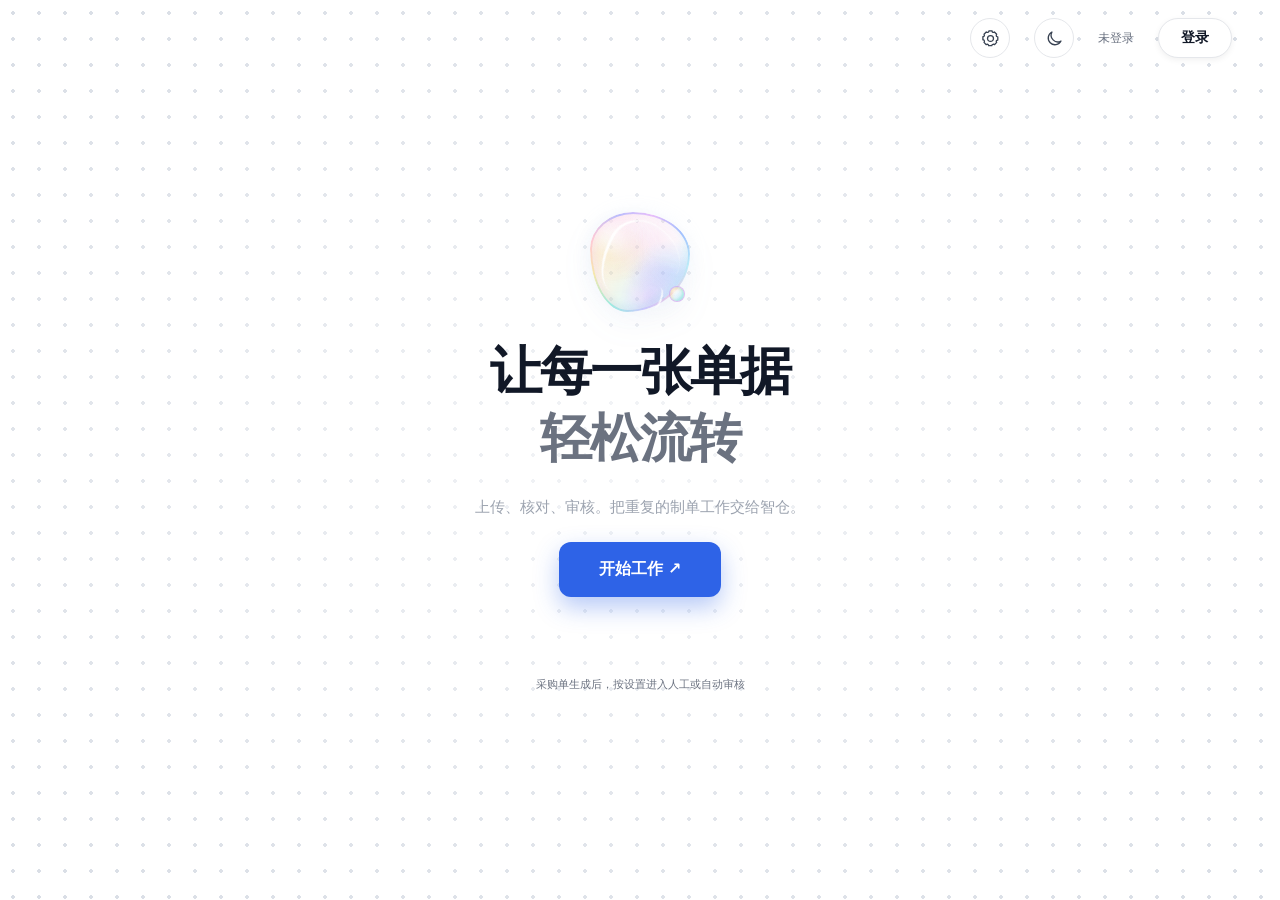
<file: web-v2/index.html>
<!DOCTYPE html>
<html lang="zh-CN" data-theme="light">
<head>
  <meta charset="UTF-8">
  <meta name="viewport" content="width=device-width,initial-scale=1">
  <title>智仓 · 制单工作台</title>
  <link rel="stylesheet" href="./theme.css?v=2026091702">
  <link rel="stylesheet" href="./workspace.css?v=2026091702">
  <script src="./app.js?v=2026091702" type="module"></script>
</head>
<body>
<div class="stage" id="stage">
  <header>
    <div class="actions">
      <button class="theme-toggle" data-action="settings" aria-label="打开设置" title="工作台与 API 设置"><svg viewBox="0 0 24 24" aria-hidden="true"><path d="M12 8.25A3.75 3.75 0 1 0 12 15.75 3.75 3.75 0 0 0 12 8.25Z"/><path d="M19.4 15a1.7 1.7 0 0 0 .34 1.88l.06.06-2.86 2.86-.06-.06A1.7 1.7 0 0 0 15 19.4a1.7 1.7 0 0 0-1 .6 1.7 1.7 0 0 0-.4 1.1V21h-4v-.1A1.7 1.7 0 0 0 8.6 19.4a1.7 1.7 0 0 0-1.88.34l-.06.06-2.86-2.86.06-.06A1.7 1.7 0 0 0 4.2 15a1.7 1.7 0 0 0-.6-1 1.7 1.7 0 0 0-1.1-.4H2.4v-4h.1A1.7 1.7 0 0 0 4.2 8.6a1.7 1.7 0 0 0-.34-1.88l-.06-.06L6.66 3.8l.06.06A1.7 1.7 0 0 0 8.6 4.2a1.7 1.7 0 0 0 1-.6 1.7 1.7 0 0 0 .4-1.1v-.1h4v.1A1.7 1.7 0 0 0 15 4.2a1.7 1.7 0 0 0 1.88-.34l.06-.06 2.86 2.86-.06.06A1.7 1.7 0 0 0 19.4 8.6a1.7 1.7 0 0 0 .6 1 1.7 1.7 0 0 0 1.1.4h.1v4h-.1a1.7 1.7 0 0 0-1.7 1Z"/></svg></button>
      <button class="theme-toggle" id="themeToggle" aria-label="切换深浅色" title="切换深浅色"><svg class="moon" viewBox="0 0 24 24" aria-hidden="true"><path d="M20.2 15.2A8.4 8.4 0 0 1 8.8 3.8 8.5 8.5 0 1 0 20.2 15.2Z"/></svg><svg class="sun" viewBox="0 0 24 24" aria-hidden="true"><circle cx="12" cy="12" r="3.4"/><path d="M12 2v2.1M12 19.9V22M4.93 4.93l1.49 1.49M17.58 17.58l1.49 1.49M2 12h2.1M19.9 12H22M4.93 19.07l1.49-1.49M17.58 6.42l1.49-1.49"/></svg></button>
      <span id="accountName" class="account-name">未登录</span>
      <button class="btn-ghost" id="accountAction" data-action="account">登录</button>
    </div>
  </header>
  <div class="float sticky" data-depth="8">
    <div class="memo-head"><b>备忘录</b><small>MEMO</small></div>
    <p class="memo-body" id="memoText" contenteditable="false" role="textbox" aria-label="工作备忘录" spellcheck="false">核对供应商与商品数量，确认后生成采购单。</p>
    <small class="memo-hint">仅保存在本机浏览器</small>
  </div>
  <button class="float glass deadlines dashboard-card" id="card-inbound" data-action="purchase" data-depth="10">
    <span class="card-head">↓ 采购入库 <small>INBOUND</small></span>
    <span class="inner-card deadline-item"><b>从一张送货单开始</b><small>图片识别 · 手动制单</small><span class="pill">新建采购单 ↗</span></span>
  </button>
  <button class="float glass sprints dashboard-card" data-action="orders" data-depth="8">
    <span class="card-head">☷ 单据中心 <small>DOCUMENTS</small></span>
    <span class="dashboard-counts"><span><b id="pendingCount">—</b><small>待审核</small></span><span><b id="auditedCount">—</b><small>已审核</small></span><span><b id="todayCount">—</b><small>今日新建</small></span></span>
    <span class="card-caption" id="dashboardStatus">登录后查看真实单据</span>
  </button>
  <div class="float glass sync" data-depth="6">
    <span class="card-head">更多业务 <small>COMING NEXT</small></span>
    <div class="future-actions"><button data-action="outbound">↗ 其他出库<span>拍照制单</span></button><button data-action="returns">↶ 退货入库<span>智能导入</span></button><button data-action="subcontract-inbound">↓ 委外入库<span>拍照制单</span></button><button data-action="subcontract-outbound">↑ 委外出库<span>拍照制单</span></button></div>
  </div>
  <main class="hero">
    <button class="hero-tile" type="button" data-action="home" aria-label="点击水泡收起工作区" title="移动鼠标拨动水泡，点击变形并收起工作区"><span class="bubble-interaction" aria-hidden="true"><span class="hero-bubble"><span class="bubble-film"></span><span class="bubble-rim"></span><span class="bubble-glint"></span><span class="bubble-pearl"></span></span></span></button>
    <h1>让每一张单据<br><span>轻松流转</span></h1>
    <p class="sub">上传、核对、审核。把重复的制单工作交给智仓。</p>
    <button class="btn-primary start-work" id="startWorkBtn" data-action="reveal-home" aria-expanded="false">开始工作 <span aria-hidden="true">↗</span></button>
    <div class="chips"><button class="chip" data-action="purchase"><i></i>采购入库</button><button class="chip" data-action="orders"><i></i>单据中心</button></div>
    <div class="compact-business-actions" aria-label="窄屏业务入口"><button data-action="outbound">其他出库<span>拍照制单</span></button><button data-action="returns">退货入库<span>智能导入</span></button><button data-action="subcontract-inbound">委外入库<span>拍照制单</span></button><button data-action="subcontract-outbound">委外出库<span>拍照制单</span></button></div>
    <p class="home-note">采购单生成后，按设置进入人工或自动审核</p>
  </main>
</div>

<dialog id="loginDialog" class="app-dialog login-dialog" aria-labelledby="loginTitle">
  <form id="loginForm">
    <div class="dialog-heading"><div><span class="eyebrow">WELCOME BACK</span><h2 id="loginTitle">登录智仓</h2></div><button type="button" class="close-btn" data-action="close" aria-label="关闭">×</button></div>
    <p class="muted">使用现有账号，继续你的制单工作。</p>
    <label class="field">账号<input id="loginUser" name="username" autocomplete="username" required maxlength="100" placeholder="请输入账号"></label>
    <label class="field">密码<input id="loginPass" name="password" type="password" autocomplete="current-password" required placeholder="请输入密码"></label>
    <p id="loginError" class="error-text" role="alert"></p>
    <button class="btn-block" id="loginSubmit" type="submit">登录工作台</button>
  </form>
</dialog>

<dialog id="purchaseDialog" class="app-dialog purchase-dialog" aria-labelledby="purchaseTitle">
  <div class="dialog-heading"><div><span class="eyebrow">PURCHASE INBOUND</span><h2 id="purchaseTitle">新建采购入库单</h2></div><button class="close-btn" data-action="close" aria-label="关闭">×</button></div>
  <div class="seg" id="purchaseModes"><button type="button" data-action="mode-image" id="modeImage" aria-pressed="false">▧ 图片识别</button><button type="button" data-action="mode-manual" id="modeManual" class="active" aria-pressed="true">＋ 手动制单</button></div>
  <section id="uploadSection" hidden>
    <div id="imageDrop" class="image-drop"><label for="fileInput" class="upload-label"><b>点击或拖拽送货单图片</b><span>JPG / PNG / WebP · 最大 10 MB</span><input id="fileInput" type="file" accept="image/jpeg,image/png,image/webp"></label></div>
    <div id="imagePreview" class="image-preview" hidden><div class="preview-frame"><img id="previewImg" alt="送货单预览"></div><div><p id="imageFilename"></p><p id="imageRotationStatus" class="rotation-status">方向：原图</p><p id="imageStatus" aria-live="polite"></p><div class="image-actions"><button type="button" class="btn-secondary" data-action="rotate-left" aria-label="图片向左旋转90度">↶ 左转 90°</button><button type="button" class="btn-secondary" data-action="rotate-right" aria-label="图片向右旋转90度">↷ 右转 90°</button><button type="button" class="btn-secondary" data-action="clear-image">清除本次选择</button><button id="cancelRecognizeBtn" type="button" class="btn-secondary danger-soft" data-action="cancel-recognition" hidden>取消等待</button></div></div></div>
    <p class="hint">如果文字是横着或倒着的，请先旋转到正向再识别；系统会把旋转后的图片发送至模型服务。</p>
    <button id="recognizeBtn" class="btn-secondary" type="button" data-action="recognize" disabled>开始识别</button>
  </section>
  <p id="purchaseFeedback" class="feedback" role="status"></p>
  <form id="purchaseForm">
    <div class="form-grid purchase-fields">
      <label class="field">供应商<select id="supplierSelect" required><option value="">请选择供应商</option></select></label>
      <label class="field">入库仓库<select id="warehouseSelect" required><option value="">请选择仓库</option></select></label>
    </div>
    <p id="confidenceNote" class="hint" hidden></p>
    <div class="table-wrap"><table class="item-table"><thead><tr><th>商品 / SKU</th><th>数量</th><th>单位</th><th>单价（选填）</th><th><span class="sr-only">操作</span></th></tr></thead><tbody id="itemRows"></tbody></table></div>
    <button class="add-item" type="button" data-action="add-item">＋ 添加商品</button>
    <div class="form-footer"><span class="muted" id="purchaseFootnote">生成后进入待审核，审核不会执行仓库上架。</span><button class="btn-primary" id="purchaseSubmit" type="submit">生成采购单</button></div>
  </form>
</dialog>

<dialog id="outboundDialog" class="app-dialog outbound-dialog" aria-labelledby="outboundTitle">
  <div class="dialog-heading"><div><span class="eyebrow">OTHER OUTBOUND</span><h2 id="outboundTitle">拍照创建其他出库单</h2></div><button class="close-btn" data-action="close" aria-label="关闭">×</button></div>
  <section>
    <div id="outboundImageDrop" class="image-drop"><label for="outboundFileInput" class="upload-label"><b>点击或拖拽其他出库单图片</b><span>JPG / PNG / WebP · 最大 10 MB</span><input id="outboundFileInput" type="file" accept="image/jpeg,image/png,image/webp"></label></div>
    <div id="outboundImagePreview" class="image-preview" hidden><div class="preview-frame"><img id="outboundPreviewImg" alt="其他出库单预览"></div><div><p id="outboundImageFilename"></p><p id="outboundRotationStatus" class="rotation-status">方向：原图</p><p id="outboundImageStatus" aria-live="polite"></p><div class="image-actions"><button type="button" class="btn-secondary" data-action="outbound-rotate-left">↶ 左转 90°</button><button type="button" class="btn-secondary" data-action="outbound-rotate-right">↷ 右转 90°</button><button type="button" class="btn-secondary" data-action="outbound-clear-image">清除本次选择</button><button id="outboundCancelRecognize" type="button" class="btn-secondary danger-soft" data-action="outbound-cancel-recognition" hidden>取消等待</button></div></div></div>
    <p class="hint">请先把图片旋转到文字正向。系统识别后生成可编辑草稿，不会直接扣减库存。</p>
    <button id="outboundRecognizeBtn" class="btn-secondary" type="button" data-action="outbound-recognize" disabled>开始识别</button>
  </section>
  <p id="outboundFeedback" class="feedback" role="status"></p>
  <form id="outboundForm">
    <div class="form-grid outbound-fields">
      <label class="field">出库类型<select id="outboundType" required><option value="requisition">领用出库</option><option value="scrap">报废出库</option><option value="transfer">调拨出库</option><option value="other">其他出库</option></select></label>
      <label class="field">出库仓库<select id="outboundWarehouse" required><option value="">请选择出库仓库</option></select></label>
      <label class="field">调入仓库（调拨时必填）<select id="outboundDestination"><option value="">非调拨可不选</option></select></label>
      <label class="field">领用部门<input id="outboundDepartment" maxlength="200" placeholder="识别后可修改"></label>
      <label class="field">领用人 / 经手人<input id="outboundRecipient" maxlength="200" placeholder="识别后可修改"></label>
      <label class="field">整单备注<input id="outboundRemark" maxlength="1000" placeholder="选填"></label>
    </div>
    <p id="outboundConfidence" class="hint" hidden></p>
    <div class="table-wrap"><table class="item-table outbound-item-table"><thead><tr><th>商品 / SKU</th><th>出库数量</th><th>单位</th><th>行备注</th><th><span class="sr-only">操作</span></th></tr></thead><tbody id="outboundItemRows"></tbody></table></div>
    <button class="add-item" type="button" data-action="add-outbound-item">＋ 添加商品</button>
    <div class="form-footer"><span class="muted">确认后生成待审核出库单；当前版本不会自动扣减库存或推送 ERP。</span><button class="btn-primary" id="outboundSubmit" type="submit" disabled>生成出库单</button></div>
  </form>
  <div class="settings-divider"></div><h3 class="settings-subtitle">最近其他出库单</h3>
  <div class="table-wrap"><table class="outbound-orders-table"><thead><tr><th>出库单号</th><th>类型</th><th>仓库</th><th>部门 / 经手人</th><th>状态</th><th>创建时间</th></tr></thead><tbody id="outboundOrderRows"></tbody></table></div>
  <p id="outboundOrderTotal" class="muted list-count"></p>
</dialog>

<dialog id="subcontractDialog" class="app-dialog outbound-dialog" aria-labelledby="subcontractTitle">
  <div class="dialog-heading"><div><span class="eyebrow" id="subcontractEyebrow">SUBCONTRACT INBOUND</span><h2 id="subcontractTitle">手动创建委外入库单</h2></div><button class="close-btn" data-action="close" aria-label="关闭">×</button></div>
  <div class="seg" id="subcontractModes"><button type="button" data-action="subcontract-mode-image" id="subcontractModeImage" aria-pressed="false">▧ 图片识别</button><button type="button" data-action="subcontract-mode-manual" id="subcontractModeManual" class="active" aria-pressed="true">＋ 手动制单</button></div>
  <p id="subcontractModeHint" class="hint">手动选择加工商、仓库和商品数量，无需上传图片。</p>
  <section id="subcontractImageMode" hidden>
    <div id="subcontractImageDrop" class="image-drop"><label for="subcontractFileInput" class="upload-label"><b id="subcontractUploadTitle">点击或拖拽委外入库单图片</b><span>JPG / PNG / WebP · 最大 10 MB</span><input id="subcontractFileInput" type="file" accept="image/jpeg,image/png,image/webp"></label></div>
    <div id="subcontractImagePreview" class="image-preview" hidden><div class="preview-frame"><img id="subcontractPreviewImg" alt="委外单预览"></div><div><p id="subcontractImageFilename"></p><p id="subcontractRotationStatus" class="rotation-status">方向：原图</p><p id="subcontractImageStatus" aria-live="polite"></p><div class="image-actions"><button type="button" class="btn-secondary" data-action="subcontract-rotate-left">↶ 左转 90°</button><button type="button" class="btn-secondary" data-action="subcontract-rotate-right">↷ 右转 90°</button><button type="button" class="btn-secondary" data-action="subcontract-clear-image">清除本次选择</button><button id="subcontractCancelRecognize" type="button" class="btn-secondary danger-soft" data-action="subcontract-cancel-recognition" hidden>取消等待</button></div></div></div>
    <p class="hint">系统只识别商品和数量；加工商与仓库由您手动选择，确认前可修改识别结果。</p>
    <button id="subcontractRecognizeBtn" class="btn-secondary" type="button" data-action="subcontract-recognize" disabled>开始识别</button>
  </section>
  <p id="subcontractFeedback" class="feedback" role="status"></p>
  <form id="subcontractForm">
    <div class="form-grid purchase-fields">
      <label class="field">加工商 / 供应商<select id="subcontractSupplier" required><option value="">请选择加工商</option></select></label>
      <label class="field"><span id="subcontractWarehouseLabel">入库仓库</span><select id="subcontractWarehouse" required><option value="">请选择仓库</option></select></label>
      <label class="field">整单备注<input id="subcontractRemark" maxlength="1000" placeholder="选填"></label>
    </div>
    <p id="subcontractConfidence" class="hint" hidden></p>
    <div class="table-wrap"><table class="item-table outbound-item-table"><thead><tr><th>商品 / SKU</th><th id="subcontractQtyLabel">入库数量</th><th>单位</th><th>行备注</th><th><span class="sr-only">操作</span></th></tr></thead><tbody id="subcontractItemRows"></tbody></table></div>
    <button class="add-item" type="button" data-action="add-subcontract-item">＋ 添加商品</button>
    <div class="form-footer"><span class="muted" id="subcontractFootnote">确认后生成待审核委外入库单；暂不自动推送 ERP 或变更库存。</span><button id="subcontractCancelEdit" type="button" class="btn-secondary" data-action="subcontract-cancel-edit" hidden>取消修改</button><button class="btn-primary" id="subcontractSubmit" type="submit" disabled>生成委外入库单</button></div>
  </form>
  <div class="settings-divider"></div><h3 class="settings-subtitle" id="subcontractRecentTitle">最近委外入库单</h3>
  <div class="table-wrap"><table class="outbound-orders-table"><thead><tr><th>委外单号</th><th>方向</th><th>加工商</th><th>仓库</th><th>状态</th><th>创建时间</th></tr></thead><tbody id="subcontractOrderRows"></tbody></table></div>
  <p id="subcontractOrderTotal" class="muted list-count"></p>
</dialog>

<dialog id="ordersDialog" class="app-dialog orders-dialog" aria-labelledby="ordersTitle">
  <div class="dialog-heading"><div><span class="eyebrow">DOCUMENT CENTER</span><h2 id="ordersTitle">单据中心</h2></div><button class="close-btn" data-action="close" aria-label="关闭">×</button></div>
  <div class="orders-toolbar"><div class="seg" id="orderFilters"><button data-filter="all" class="active" aria-pressed="true">全部</button><button data-filter="pending_audit" aria-pressed="false">待审核</button><button data-filter="audited" aria-pressed="false">已审核</button></div><input id="orderSearch" type="search" aria-label="搜索单号或供应商" placeholder="搜索单号 / 供应商"><button class="btn-secondary" data-action="refresh-orders">刷新</button></div>
  <p id="ordersError" class="error-text" role="alert"></p>
  <div class="table-wrap"><table class="orders-table"><thead><tr><th>采购单号</th><th>供应商 / 仓库</th><th>来源</th><th>状态</th><th>ERP 状态</th><th>创建时间</th><th>操作</th></tr></thead><tbody id="orderRows"></tbody></table></div>
  <div class="list-footer"><span id="orderTotal" class="muted"></span><button class="btn-secondary" data-action="purchase" id="newOrderBtn">＋ 新建采购单</button></div>
</dialog>

<dialog id="subcontractDetailDialog" class="app-dialog detail-dialog" aria-labelledby="subcontractDetailTitle">
  <div class="dialog-heading"><div><span class="eyebrow">SUBCONTRACT DOCUMENT</span><h2 id="subcontractDetailTitle">委外单详情</h2></div><button type="button" class="close-btn" data-action="close" aria-label="关闭">×</button></div>
  <div id="subcontractDetailContent"></div>
  <p class="hint">审核仅确认本地单据；暂不推送 ERP、不变更库存。</p>
  <p id="subcontractDetailError" class="error-text" role="alert"></p>
  <div id="subcontractDetailActions" class="detail-actions"></div>
</dialog>

<dialog id="detailDialog" class="app-dialog detail-dialog" aria-labelledby="detailTitle">
  <div class="dialog-heading"><div><span class="eyebrow">PURCHASE DOCUMENT</span><h2 id="detailTitle">采购单详情</h2></div><button class="close-btn" data-action="close" aria-label="关闭">×</button></div>
  <div id="detailContent"></div><p id="detailError" class="error-text" role="alert"></p><div class="detail-actions" id="detailActions"></div>
</dialog>

<dialog id="settingsDialog" class="app-dialog settings-dialog" aria-labelledby="settingsTitle">
  <form id="settingsForm"><div class="dialog-heading"><div><span class="eyebrow">PREFERENCES & API</span><h2 id="settingsTitle">工作台设置</h2></div><button type="button" class="close-btn" data-action="close" aria-label="关闭">×</button></div>
  <div class="settings-groups">
    <details class="settings-group" id="settingsGeneral">
      <summary><span><b>常规与审核</b><small>自动审核开关与置信度规则</small></span></summary>
      <div class="settings-group-body"><label class="setting-row"><span><b>自动审核</b><small>仅符合后端置信度与匹配条件的识别单据自动审核。</small></span><input id="autoAudit" type="checkbox"></label><p id="settingsSummary" class="hint"></p></div>
    </details>
    <details class="settings-group" id="settingsAi">
      <summary><span><b>AI 图片识别</b><small>模型地址、视觉模型与 API Key</small></span></summary>
      <div class="settings-group-body"><label class="field">API 地址<input id="aiBaseUrl" type="url" maxlength="500" placeholder="https://api.example.com/v1" autocomplete="url"></label>
      <label class="field">视觉模型<input id="aiVisionModel" type="text" maxlength="200" placeholder="请输入支持图片识别的模型名称" autocomplete="off"></label>
      <div class="field"><span>API Key</span><div class="key-field"><input id="aiApiKey" type="password" maxlength="2048" placeholder="留空则保留当前密钥" autocomplete="new-password"><button id="editApiKeyBtn" class="btn-secondary" type="button" data-action="edit-api-key">更换密钥</button></div></div>
      <p id="apiKeyHelp" class="hint"></p><p id="aiStatus" class="api-status"></p><p class="hint">配置保存在本机项目中；页面不会回显完整密钥。保存时不会调用模型。</p></div>
    </details>
    <details class="settings-group" id="settingsErp">
      <summary><span><b>ERP API 对接</b><small>旺店通企业版与管家婆 NGP</small></span></summary>
      <div class="settings-group-body"><p id="erpHelp" class="hint">选择 ERP 类型后填写对应开放平台凭证。页面不会回显完整凭证。</p>
      <label class="field">ERP 类型<select id="erpType"><option value="wdt_qyb">旺店通企业版</option><option value="gjp">管家婆 NGP</option></select></label>
      <label class="field">API 地址<input id="erpBaseUrl" type="url" maxlength="500" placeholder="https://sandbox.wangdian.cn/openapi2" autocomplete="url"></label>
      <label class="field" id="erpSidField">SID（卖家账号）<input id="erpSid" type="password" maxlength="200" placeholder="未配置" autocomplete="new-password"></label>
      <label class="field">AppKey<input id="erpAppKey" type="password" maxlength="512" placeholder="未配置" autocomplete="new-password"></label>
      <label class="field">AppSecret<input id="erpAppSecret" type="password" maxlength="2048" placeholder="未配置" autocomplete="new-password"></label>
      <label class="field" id="erpTokenField" hidden>TOKEN<input id="erpToken" type="password" maxlength="4096" placeholder="未配置；过期后需在 ERP 服务市场刷新" autocomplete="new-password"></label>
      <p id="erpStatus" class="api-status"></p><div class="settings-actions"><button id="erpSyncBtn" class="btn-secondary" type="button" data-action="sync-erp" hidden>同步主数据</button><a id="erpPortalLink" href="https://open.wangdian.cn/" target="_blank" rel="noopener noreferrer">打开旺店通官方开放平台 ↗</a></div></div>
    </details>
  </div>
  <p id="settingsError" class="error-text" role="alert"></p><div class="settings-actions"><button id="settingsRetry" class="btn-secondary" type="button" data-action="retry-settings" hidden>重新加载</button><button id="settingsSubmit" class="btn-block" type="submit">保存设置</button></div></form>
  <section id="accountSection" hidden><details class="settings-group" id="settingsAccounts"><summary><span><b>子账号管理</b><small>账号、角色与启停状态</small></span></summary><div class="settings-group-body"><p class="hint">制单员可制单并自审；审核员只负责审核；只读账号只能查看。</p>
      <form id="accountForm" class="account-create"><input id="accountUsername" autocomplete="off" maxlength="100" required placeholder="账号名"><input id="accountPassword" type="password" autocomplete="new-password" minlength="6" maxlength="128" required placeholder="初始密码（至少6位）"><select id="accountRole" aria-label="子账号权限"><option value="operator">制单员</option><option value="auditor">审核员</option><option value="viewer">只读</option></select><button id="accountCreate" class="btn-secondary" type="submit">创建账号</button></form>
      <p id="accountError" class="error-text" role="alert"></p><div id="accountList" class="account-list"></div></div></details>
  </section>
</dialog>

<dialog id="returnsDialog" class="app-dialog returns-dialog" aria-labelledby="returnsTitle">
  <div class="dialog-heading"><div><span class="eyebrow">RETURN INBOUND</span><h2 id="returnsTitle">退货运单数据</h2></div><button class="close-btn" data-action="close" aria-label="关闭">×</button></div>
  <section class="waybill-scan-panel">
    <h3 class="settings-subtitle">扫码生成退供应商邮件凭证</h3>
    <div class="scan-row"><input id="waybillScanInput" type="search" maxlength="200" autocomplete="off" aria-label="扫描或输入运单号" placeholder="连续扫描运单条码，或输入运单号后按回车"><button class="btn-primary" data-action="scan-waybill">加入本次凭证</button></div>
    <div class="batch-voucher-import"><label class="batch-voucher-button">批量导入匹配<input id="returnVoucherBatchFile" type="file" accept=".csv,.xlsx,text/csv,application/vnd.openxmlformats-officedocument.spreadsheetml.sheet" hidden></label><span id="batchVoucherStatus">上传含“运单号”列的 CSV / XLSX，最多 2000 个唯一运单号</span></div>
    <p id="waybillScanError" class="error-text" role="alert"></p>
    <div id="scannedWaybillBar" class="scanned-waybill-bar" hidden><div><b>本次已扫描</b><span id="scannedWaybillCount"></span></div><div id="scannedWaybillList" class="scanned-waybill-list"></div></div>
    <div id="waybillSheet" class="waybill-sheet" hidden>
      <div class="waybill-sheet-head"><div><span class="eyebrow">RETURN VOUCHERS</span><h3>退供应商邮件凭证</h3></div><div><small>按供应商分 Sheet</small><b id="waybillGroupCount"></b></div></div>
      <div id="returnSheetTabs" class="return-sheet-tabs" role="tablist" aria-label="供应商工作表"></div>
      <div id="returnVoucherSheets" class="return-voucher-sheets"></div>
      <p id="waybillWarnings" class="return-warnings"></p>
      <div class="return-import-actions"><span id="waybillSummary" class="muted"></span><div class="return-action-buttons"><button class="btn-secondary danger-soft" data-action="clear-scanned-waybills">清空本次扫描</button><button class="btn-secondary" data-action="print-waybill">打印凭证</button><button class="btn-secondary" data-action="export-return-vouchers" data-layout="combined_sheet">导出全部单 Sheet</button><button class="btn-primary" data-action="export-return-vouchers" data-layout="supplier_sheets">导出供应商分 Sheet</button></div></div>
    </div>
  </section>
  <div class="return-database-gate"><button id="returnDatabaseToggle" type="button" class="btn-secondary" data-action="toggle-return-database" aria-expanded="false" aria-controls="returnDatabasePanel">数据库导入与查询</button><span>需要更新数据库或查询历史记录时再展开</span></div>
  <div id="returnDatabasePanel" class="return-database-panel" hidden>
    <div class="settings-divider"></div>
    <section class="return-import-panel">
      <label for="returnFile" class="return-upload"><b>上传数据库更新文件</b><span>支持 CSV / XLSX，系统自动识别表头；按“运单号 + SKU”新增或更新</span><input id="returnFile" type="file" accept=".csv,.xlsx,text/csv,application/vnd.openxmlformats-officedocument.spreadsheetml.sheet"></label>
      <p id="returnFileStatus" class="feedback" role="status">选择文件后自动预览，不会立即修改数据库。</p>
      <div id="returnMapping" hidden>
        <h3 class="settings-subtitle">确认字段对应关系</h3>
        <div class="return-mapping-grid">
          <label class="field">运单号 *<select id="mapTracking"></select></label>
          <label class="field">SKU *<select id="mapSku"></select></label>
          <label class="field">数量（无此列则按 1）<select id="mapQty"></select></label>
          <label class="field">商品名称<select id="mapProductName"></select></label>
          <label class="field">供应商编码<select id="mapSupplierCode"></select></label>
          <label class="field">供应商名称<select id="mapSupplierName"></select></label>
          <label class="field">退货地址<select id="mapReturnAddr"></select></label>
        </div>
        <p class="hint">系统会记住本次映射。以后相同表头可自动匹配；导入不会删除旧记录。</p>
        <div class="table-wrap"><table class="return-preview-table"><thead id="returnPreviewHead"></thead><tbody id="returnPreviewRows"></tbody></table></div>
        <div class="return-import-actions"><span id="returnPreviewTotal" class="muted"></span><div class="return-action-buttons"><button id="cancelReturnImportBtn" type="button" class="btn-secondary danger-soft" data-action="cancel-return-import" hidden>取消导入</button><button id="returnCommitBtn" type="button" class="btn-primary" data-action="commit-returns" disabled>确认导入并更新</button></div></div>
      </div>
      <p id="returnImportError" class="error-text" role="alert"></p>
      <div id="returnImportResult" class="import-result" hidden></div>
    </section>
    <div class="settings-divider"></div>
    <div class="orders-toolbar return-toolbar"><input id="returnSearch" type="search" aria-label="搜索退货运单" placeholder="输入运单号查询"><button class="btn-secondary" data-action="refresh-returns">刷新记录</button></div>
    <div class="table-wrap"><table class="returns-table"><thead><tr><th>运单号</th><th>SKU / 商品</th><th>数量</th><th>供应商</th><th>退货地址</th><th>更新时间</th></tr></thead><tbody id="returnRecordRows"></tbody></table></div>
    <p id="returnRecordTotal" class="muted list-count"></p>
  </div>
</dialog>
<div id="toast" class="toast" role="status" aria-live="polite"></div>
</body>
</html>
</file>
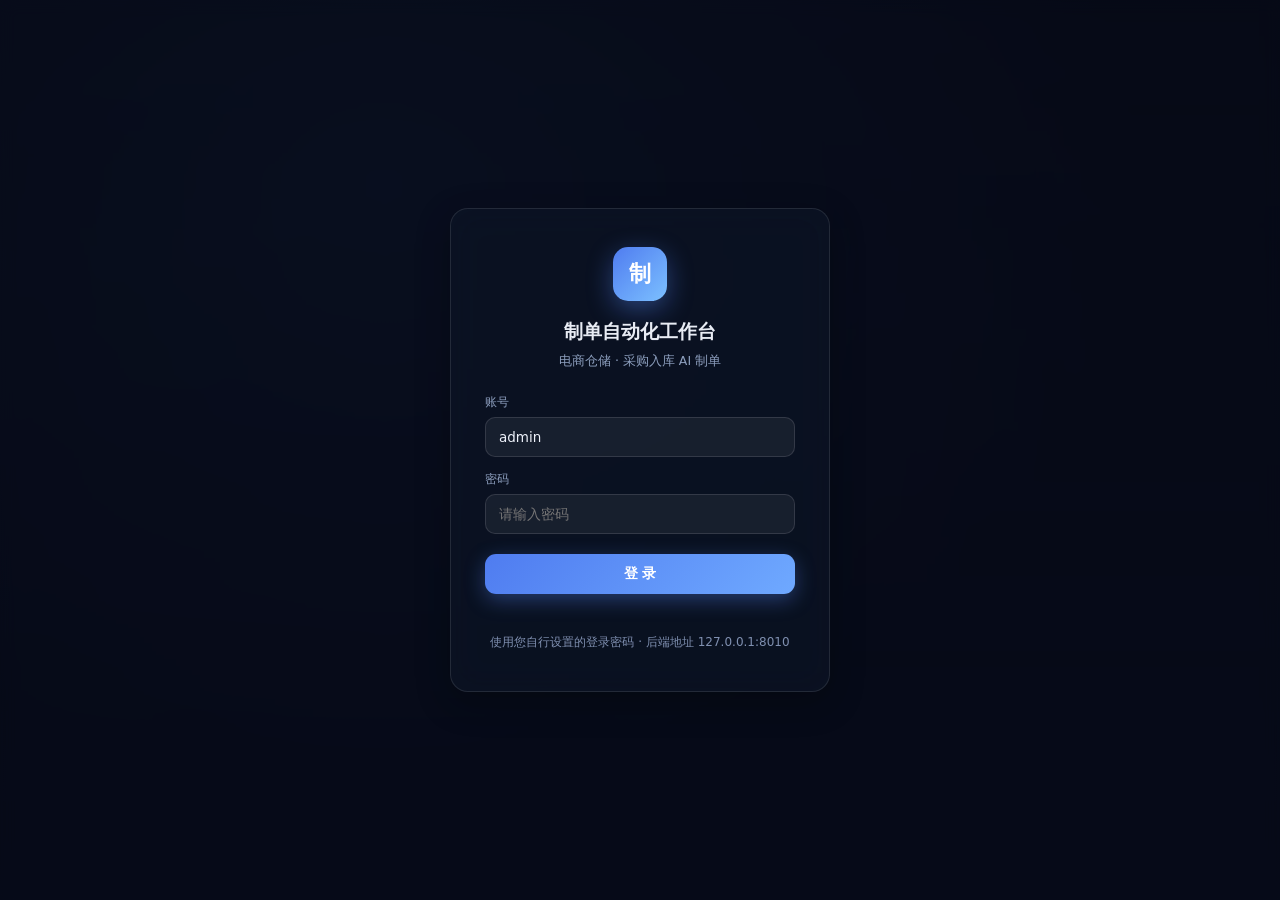
<file: web/index.html>
<!DOCTYPE html>
<html lang="zh-CN">
<head>
<meta charset="UTF-8">
<meta name="viewport" content="width=device-width, initial-scale=1.0">
<title>制单工作台 · 电商仓储制单自动化</title>
<link rel="stylesheet" href="https://miaoda.feishu.cn/fonts/css2?family=Noto+Sans+SC:wght@300;400;500;600;700&display=swap">
<style>
  * { margin:0; padding:0; box-sizing:border-box; }
  html,body { width:100%; min-width:1180px; height:100%; }
  body { font-family:'Noto Sans SC','PingFang SC','Microsoft YaHei',system-ui,sans-serif; background:#0a0f1c; color:#e8ecf4; overflow:hidden; position:relative; }
  .bg-layer { position:fixed; inset:0; z-index:0; background:linear-gradient(180deg, rgba(6,10,22,0.55) 0%, rgba(8,13,28,0.78) 100%), url('https://aka.doubaocdn.com/s/YHVYUII0Vg') center/cover no-repeat; }
  .bg-veil { position:fixed; inset:0; z-index:1; background:radial-gradient(ellipse at 30% 20%, rgba(64,100,190,0.10), transparent 60%); }
  .app { position:relative; z-index:2; display:flex; height:100vh; }
  .icon-rail { width:72px; height:100%; display:flex; flex-direction:column; align-items:center; padding:22px 0 18px; background:rgba(10,16,30,0.55); backdrop-filter:blur(14px); border-right:1px solid rgba(255,255,255,0.07); }
  .rail-logo { width:42px; height:42px; border-radius:12px; background:linear-gradient(135deg,#4f7cf0,#7cc0ff); display:flex; align-items:center; justify-content:center; font-weight:700; font-size:17px; color:#fff; box-shadow:0 4px 18px rgba(90,140,255,0.35); margin-bottom:26px; }
  .rail-item { width:48px; height:48px; border-radius:12px; display:flex; align-items:center; justify-content:center; margin-bottom:8px; cursor:pointer; position:relative; color:#9aa7c0; transition:all .18s; }
  .rail-item svg { width:23px; height:23px; }
  .rail-item:hover { background:rgba(255,255,255,0.08); color:#dbe4f5; }
  .rail-item.active { background:rgba(96,140,255,0.18); color:#8fb7ff; }
  .rail-item.active::before { content:''; position:absolute; left:-12px; top:12px; bottom:12px; width:3px; background:#7ea6ff; border-radius:3px; }
  .rail-spacer { flex:1; }
  .main { flex:1; display:flex; flex-direction:column; min-width:0; }
  .topbar { height:64px; display:flex; align-items:center; justify-content:space-between; padding:0 28px; background:rgba(10,16,30,0.35); backdrop-filter:blur(10px); border-bottom:1px solid rgba(255,255,255,0.06); }
  .topbar-left { display:flex; align-items:center; gap:12px; }
  .topbar-left .title { font-size:16px; font-weight:600; letter-spacing:.5px; }
  .topbar-left .sub { font-size:12px; color:#8ea0bf; margin-left:4px; }
  .topbar-right { display:flex; align-items:center; gap:8px; }
  .tb-icon { width:38px; height:38px; border-radius:10px; display:flex; align-items:center; justify-content:center; color:#a7b4ce; cursor:pointer; transition:all .15s; }
  .tb-icon:hover { background:rgba(255,255,255,0.08); color:#fff; }
  .tb-icon svg { width:19px; height:19px; }
  .avatar { width:36px; height:36px; border-radius:50%; margin-left:6px; background:linear-gradient(135deg,#5b8bf7,#8fd0ff); display:flex; align-items:center; justify-content:center; font-size:14px; font-weight:600; color:#fff; cursor:pointer; }
  .content { flex:1; overflow-y:auto; padding:28px 34px 40px; scrollbar-width:thin; scrollbar-color:rgba(255,255,255,0.15) transparent; }
  .page { display:none; animation:fadeIn .3s ease; }
  .page.active { display:block; }
  @keyframes fadeIn { from {opacity:0; transform:translateY(8px);} to {opacity:1; transform:none;} }
  .glass { background:rgba(16,24,42,0.55); backdrop-filter:blur(16px); border:1px solid rgba(255,255,255,0.10); border-radius:18px; box-shadow:0 10px 34px rgba(0,0,0,0.28); }
  .page-head { display:flex; align-items:flex-end; justify-content:space-between; margin-bottom:22px; }
  .page-head h2 { font-size:22px; font-weight:600; }
  .page-head p { font-size:13px; color:#8ea0bf; margin-top:6px; }
  .stat-grid { display:grid; grid-template-columns:repeat(auto-fit, minmax(200px, 1fr)); gap:16px; margin-bottom:24px; }
  .stat-card { padding:20px 22px; }
  .stat-card .label { font-size:13px; color:#9aaac8; }
  .stat-card .num { font-size:30px; font-weight:700; margin-top:10px; letter-spacing:.5px; }
  .stat-card .num small { font-size:14px; font-weight:400; color:#7f90b0; margin-left:4px; }
  .stat-card .trend { font-size:12px; margin-top:8px; color:#7fbf9f; }
  .stat-card.accent .num { color:#8fb7ff; }
  .stat-card.warn .num { color:#f5c66b; }
  .cols { display:grid; grid-template-columns:1.4fr 1fr; gap:18px; align-items:start; }
  @media (max-width:1500px){ .cols { grid-template-columns: 1fr; } }
  .panel { padding:22px 24px; }
  .panel-title { font-size:15px; font-weight:600; margin-bottom:16px; display:flex; align-items:center; gap:8px; }
  .panel-title .dot { width:8px; height:8px; border-radius:50%; background:#7ea6ff; }
  .doc-row { display:flex; align-items:center; gap:14px; padding:13px 6px; border-bottom:1px solid rgba(255,255,255,0.06); transition:background .15s; border-radius:10px; }
  .doc-row:hover { background:rgba(255,255,255,0.05); }
  .doc-row:last-child { border-bottom:none; }
  .doc-icon { width:38px; height:38px; border-radius:10px; flex:none; display:flex; align-items:center; justify-content:center; background:rgba(126,166,255,0.16); color:#8fb7ff; }
  .doc-icon svg { width:19px; height:19px; }
  .doc-info { flex:1; min-width:0; }
  .doc-info .t { font-size:13.5px; font-weight:500; }
  .doc-info .s { font-size:12px; color:#7f90b0; margin-top:3px; }
  .doc-status { font-size:12px; padding:4px 10px; border-radius:20px; flex:none; font-weight:500; }
  .st-pending_audit { background:rgba(245,198,107,0.15); color:#f5c66b; }
  .st-audited { background:rgba(127,191,159,0.15); color:#7fbf9f; }
  .st-returned { background:rgba(240,130,130,0.15); color:#f08282; }
  .quick-grid { display:grid; grid-template-columns:repeat(auto-fit, minmax(150px,1fr)); gap:12px; }
  .quick { padding:18px 16px; border-radius:14px; cursor:pointer; background:rgba(255,255,255,0.04); border:1px solid rgba(255,255,255,0.07); transition:all .18s; }
  .quick:hover { background:rgba(126,166,255,0.12); border-color:rgba(126,166,255,0.35); transform:translateY(-2px); }
  .quick.mode-card.selected { background:rgba(126,166,255,0.18); border-color:#7ea6ff; box-shadow:inset 0 0 0 1px #7ea6ff; }
  .upload-preview img { max-height:230px; border-radius:12px; border:1px solid rgba(143,183,255,0.35); display:block; }
  .purchase-layout { display:grid; grid-template-columns:1.4fr .85fr; gap:18px; align-items:start; }
  @media (max-width:1400px){ .purchase-layout { grid-template-columns:1fr; } .p-right{order:2;} }
  .mode-switch { display:grid; grid-template-columns:1fr 1fr; gap:12px; }
  .mode-card { padding:14px 16px; }
  .mode-card svg { width:20px; height:20px; }
  .mode-card .n { margin-top:8px; }
  .mode-card .d { font-size:11.5px; }
  .mini-stat { display:flex; gap:10px; }
  .mini-stat>div { flex:1; text-align:center; padding:12px 6px; border-radius:12px; background:rgba(255,255,255,0.04); }
  .mini-stat .n { font-size:22px; font-weight:700; color:#8fb7ff; }
  .mini-stat .l { font-size:12px; color:#8ea0bf; margin-top:4px; }
  .step-line { display:flex; align-items:center; gap:10px; font-size:13px; color:#c6d0e2; padding:9px 0; border-bottom:1px solid rgba(255,255,255,0.05); }
  .step-line:last-child { border-bottom:none; }
  .step-line b { width:22px; height:22px; flex:none; border-radius:50%; background:rgba(126,166,255,0.18); color:#8fb7ff; display:flex; align-items:center; justify-content:center; font-size:12px; }
  .quick svg { width:24px; height:24px; color:#8fb7ff; }
  .quick .n { font-size:14px; font-weight:600; margin-top:12px; }
  .quick .d { font-size:12px; color:#7f90b0; margin-top:4px; line-height:1.5; }
  .form-grid { display:grid; grid-template-columns:repeat(auto-fit,minmax(240px,1fr)); gap:14px; margin-bottom:18px; }
  .field label { display:block; font-size:12px; color:#8ea0bf; margin-bottom:6px; }
  .field input, .field select { width:100%; padding:11px 13px; border-radius:10px; background:rgba(255,255,255,0.06); border:1px solid rgba(255,255,255,0.12); color:#eef2fb; font-size:13.5px; font-family:inherit; outline:none; transition:border .15s; }
  .field input:focus, .field select:focus { border-color:#7ea6ff; background:rgba(126,166,255,0.08); }
  .field select option { background:#141c30; color:#eef2fb; }
  .upload-zone { border:1.5px dashed rgba(143,183,255,0.4); border-radius:16px; padding:44px 20px; text-align:center; cursor:pointer; background:rgba(126,166,255,0.05); transition:all .2s; }
  .upload-zone:hover { background:rgba(126,166,255,0.10); border-color:#8fb7ff; }
  .upload-zone svg { width:40px; height:40px; color:#8fb7ff; }
  .upload-zone .t { font-size:15px; font-weight:500; margin-top:12px; }
  .upload-zone .d { font-size:12px; color:#7f90b0; margin-top:6px; }
  .tbl { width:100%; border-collapse:collapse; margin-top:6px; }
  .tbl th { font-size:12px; color:#8ea0bf; text-align:left; padding:10px; border-bottom:1px solid rgba(255,255,255,0.10); font-weight:500; }
  .tbl td { font-size:13.5px; padding:8px 10px; border-bottom:1px solid rgba(255,255,255,0.05); }
  .tbl tr:last-child td { border-bottom:none; }
  .tbl input, .tbl select { width:100%; padding:8px 10px; border-radius:8px; background:rgba(255,255,255,0.06); border:1px solid rgba(255,255,255,0.12); color:#eef2fb; font-size:13px; font-family:inherit; outline:none; }
  .tbl select option { background:#141c30; }
  .btn-row { display:flex; gap:12px; margin-top:20px; flex-wrap:wrap; }
  .btn { padding:11px 22px; border-radius:11px; border:none; cursor:pointer; font-size:14px; font-weight:600; font-family:inherit; transition:all .18s; }
  .btn-primary { background:linear-gradient(135deg,#4f7cf0,#6fa9ff); color:#fff; box-shadow:0 6px 20px rgba(90,140,255,0.35); }
  .btn-primary:hover { filter:brightness(1.08); transform:translateY(-1px); }
  .btn-ghost { background:rgba(255,255,255,0.08); color:#dbe4f5; border:1px solid rgba(255,255,255,0.14); }
  .btn-ghost:hover { background:rgba(255,255,255,0.14); }
  .btn-sm { padding:6px 13px; font-size:12px; border-radius:8px; }
  .btn-danger { background:rgba(240,130,130,0.14); color:#f08282; border:1px solid rgba(240,130,130,0.3); }
  .btn-danger:hover { background:rgba(240,130,130,0.22); }
  .hint { font-size:12px; color:#7f90b0; margin-top:10px; line-height:1.7; }
  .ocr-result { margin-top:18px; padding-top:18px; border-top:1px solid rgba(255,255,255,0.09); }
  .ocr-summary { display:flex; align-items:center; gap:10px; margin-bottom:14px; color:#aab8d2; font-size:12px; }
  .confidence { padding:3px 8px; border-radius:8px; background:rgba(127,191,159,.14); color:#7fbf9f; }
  .confidence.low { background:rgba(245,198,107,.14); color:#f5c66b; }
  .ocr-row.low-confidence { background:rgba(245,198,107,.055); }
  .ocr-row.low-confidence select, .ocr-row.low-confidence input { border-color:rgba(245,198,107,.65); }
  .field.low-confidence select { border-color:rgba(245,198,107,.65); background:rgba(245,198,107,.055); }
  .raw-note { max-width:190px; margin-top:4px; color:#f5c66b; font-size:11px; overflow:hidden; text-overflow:ellipsis; white-space:nowrap; }
  .tag { display:inline-block; font-size:11.5px; padding:3px 9px; border-radius:8px; margin-right:6px; background:rgba(143,183,255,0.14); color:#8fb7ff; }
  .tag.green { background:rgba(127,191,159,0.14); color:#7fbf9f; }
  .toast { position:fixed; bottom:28px; left:50%; transform:translateX(-50%) translateY(20px); background:rgba(20,30,52,0.95); border:1px solid rgba(143,183,255,0.35); color:#eef2fb; padding:13px 22px; border-radius:12px; font-size:14px; box-shadow:0 12px 40px rgba(0,0,0,0.4); opacity:0; pointer-events:none; transition:all .25s; z-index:50; }
  .toast.show { opacity:1; transform:translateX(-50%) translateY(0); }
  .set-row { display:flex; align-items:center; justify-content:space-between; padding:16px 4px; border-bottom:1px solid rgba(255,255,255,0.07); }
  .set-row:last-child { border-bottom:none; }
  .set-row .t { font-size:14px; font-weight:500; }
  .set-row .d { font-size:12px; color:#7f90b0; margin-top:4px; }
  .switch { width:46px; height:26px; border-radius:20px; background:rgba(255,255,255,0.16); position:relative; cursor:pointer; transition:background .2s; flex:none; }
  .switch::after { content:''; position:absolute; top:3px; left:3px; width:20px; height:20px; border-radius:50%; background:#fff; transition:left .2s; }
  .switch.on { background:#5b8bf7; }
  .switch.on::after { left:23px; }
  /* 登录遮罩 */
  .login-mask { position:fixed; inset:0; z-index:100; display:flex; align-items:center; justify-content:center; background:rgba(6,10,22,0.55); backdrop-filter:blur(8px); }
  .login-card { width:380px; padding:38px 34px; }
  .login-card .logo { width:54px; height:54px; border-radius:15px; background:linear-gradient(135deg,#4f7cf0,#7cc0ff); display:flex; align-items:center; justify-content:center; font-size:22px; font-weight:700; color:#fff; margin:0 auto 18px; box-shadow:0 8px 26px rgba(90,140,255,0.4); }
  .login-card h3 { text-align:center; font-size:19px; font-weight:600; }
  .login-card p { text-align:center; font-size:12.5px; color:#8ea0bf; margin:8px 0 24px; }
  .login-card .field { margin-bottom:14px; }
  .login-card .btn-primary { width:100%; margin-top:6px; }
  .login-err { color:#f08282; font-size:12.5px; min-height:18px; margin-top:10px; text-align:center; }
  .empty { text-align:center; padding:34px; color:#7f90b0; font-size:13px; }
</style>
</head>
<body>
<div class="bg-layer"></div>
<div class="bg-veil"></div>

<!-- ===== 登录遮罩 ===== -->
<div class="login-mask" id="loginMask">
  <div class="login-card glass">
    <div class="logo">制</div>
    <h3>制单自动化工作台</h3>
    <p>电商仓储 · 采购入库 AI 制单</p>
    <div class="field"><label>账号</label><input id="loginUser" placeholder="主账号 / 子账号" value="admin"></div>
    <div class="field"><label>密码</label><input id="loginPass" type="password" placeholder="请输入密码" onkeydown="if(event.key==='Enter')doLogin()"></div>
    <button class="btn btn-primary" onclick="doLogin()">登 录</button>
    <div class="login-err" id="loginErr"></div>
    <div class="hint" style="text-align:center;">使用您自行设置的登录密码 · 后端地址 127.0.0.1:8010</div>
  </div>
</div>

<div class="app" id="appRoot" style="display:none;">
  <nav class="icon-rail">
    <div class="rail-logo">制</div>
    <div class="rail-item active" data-page="home" title="工作台"><svg viewBox="0 0 24 24" fill="none" stroke="currentColor" stroke-width="1.8"><rect x="3" y="3" width="7" height="9" rx="1.5"/><rect x="14" y="3" width="7" height="5" rx="1.5"/><rect x="14" y="12" width="7" height="9" rx="1.5"/><rect x="3" y="16" width="7" height="5" rx="1.5"/></svg></div>
    <div class="rail-item" data-page="purchase" title="采购入库"><svg viewBox="0 0 24 24" fill="none" stroke="currentColor" stroke-width="1.8"><path d="M12 3v12"/><path d="m6 9 6 6 6-6"/><path d="M4 20h16"/></svg></div>
    <div class="rail-item" data-page="return" title="退货入库"><svg viewBox="0 0 24 24" fill="none" stroke="currentColor" stroke-width="1.8"><path d="M9 14 4 9l5-5"/><path d="M4 9h10a6 6 0 0 1 0 12h-3"/></svg></div>
    <div class="rail-item" data-page="out" title="其他出库"><svg viewBox="0 0 24 24" fill="none" stroke="currentColor" stroke-width="1.8"><path d="M12 21V9"/><path d="m6 15 6-6 6 6"/><path d="M4 4h16"/></svg></div>
    <div class="rail-item" data-page="docs" title="单据列表"><svg viewBox="0 0 24 24" fill="none" stroke="currentColor" stroke-width="1.8"><path d="M6 3h9l4 4v14a1 1 0 0 1-1 1H6a1 1 0 0 1-1-1V4a1 1 0 0 1 1-1z"/><path d="M14 3v5h5"/><path d="M9 13h6M9 17h6"/></svg></div>
    <div class="rail-spacer"></div>
    <div class="rail-item" data-page="settings" title="系统设置"><svg viewBox="0 0 24 24" fill="none" stroke="currentColor" stroke-width="1.8"><circle cx="12" cy="12" r="3"/><path d="M19.4 15a1.6 1.6 0 0 0 .3 1.8l.1.1a2 2 0 1 1-2.8 2.8l-.1-.1a1.6 1.6 0 0 0-1.8-.3 1.6 1.6 0 0 0-1 1.5V21a2 2 0 1 1-4 0v-.1a1.6 1.6 0 0 0-1-1.5 1.6 1.6 0 0 0-1.8.3l-.1.1a2 2 0 1 1-2.8-2.8l.1-.1a1.6 1.6 0 0 0 .3-1.8 1.6 1.6 0 0 0-1.5-1H3a2 2 0 1 1 0-4h.1a1.6 1.6 0 0 0 1.5-1 1.6 1.6 0 0 0-.3-1.8l-.1-.1a2 2 0 1 1 2.8-2.8l.1.1a1.6 1.6 0 0 0 1.8.3H9a1.6 1.6 0 0 0 1-1.5V3a2 2 0 1 1 4 0v.1a1.6 1.6 0 0 0 1 1.5 1.6 1.6 0 0 0 1.8-.3l.1-.1a2 2 0 1 1 2.8 2.8l-.1.1a1.6 1.6 0 0 0-.3 1.8V9a1.6 1.6 0 0 0 1.5 1H21a2 2 0 1 1 0 4h-.1a1.6 1.6 0 0 0-1.5 1z"/></svg></div>
    <div class="rail-item" title="退出登录" onclick="logout()"><svg viewBox="0 0 24 24" fill="none" stroke="currentColor" stroke-width="1.8"><path d="M9 21H5a2 2 0 0 1-2-2V5a2 2 0 0 1 2-2h4"/><path d="m16 17 5-5-5-5"/><path d="M21 12H9"/></svg></div>
  </nav>
  <div class="main">
    <header class="topbar">
      <div class="topbar-left"><span class="title" id="welcomeName">制单工作台</span><span class="sub">· 采购入库自动化</span></div>
      <div class="topbar-right">
        <div class="tb-icon" title="新建制单" onclick="go('purchase')"><svg viewBox="0 0 24 24" fill="none" stroke="currentColor" stroke-width="2"><path d="M12 5v14M5 12h14"/></svg></div>
        <div class="avatar" id="avatarText">A</div>
      </div>
    </header>
    <main class="content">
      <!-- 工作台 -->
      <section class="page active" id="page-home">
        <div class="page-head"><div><h2>工作台</h2><p>单据流转概览（实时数据）</p></div><button class="btn btn-primary" onclick="go('purchase')">+ 新建采购入库</button></div>
        <div class="stat-grid">
          <div class="stat-card glass"><div class="label">待审核单据</div><div class="num" id="statPending">-</div><div class="trend">需人工确认</div></div>
          <div class="stat-card glass accent"><div class="label">已审核单据</div><div class="num" id="statAudited">-</div><div class="trend">可同步 ERP/WMS</div></div>
          <div class="stat-card glass warn"><div class="label">今日制单</div><div class="num" id="statToday">-</div><div class="trend">含图片识别与手动</div></div>
          <div class="stat-card glass"><div class="label">主数据商品</div><div class="num" id="statProducts">-</div><div class="trend">供应商/商品库</div></div>
        </div>
        <div class="cols">
          <div class="panel glass"><div class="panel-title"><span class="dot"></span>最近单据</div><div id="recent-docs"><div class="empty">加载中…</div></div></div>
          <div class="panel glass">
            <div class="panel-title"><span class="dot"></span>快捷入口</div>
            <div class="quick-grid">
              <div class="quick" onclick="go('purchase')"><svg viewBox="0 0 24 24" fill="none" stroke="currentColor" stroke-width="1.8"><path d="M3 7h18l-2 12H5z"/><path d="M9 10V7a3 3 0 0 1 6 0v3"/></svg><div class="n">采购入库</div><div class="d">拍照识别 / 手动建单</div></div>
              <div class="quick" onclick="go('return')"><svg viewBox="0 0 24 24" fill="none" stroke="currentColor" stroke-width="1.8"><path d="M9 14 4 9l5-5"/><path d="M4 9h10a6 6 0 0 1 0 12h-3"/></svg><div class="n">退货入库</div><div class="d">P1 预备</div></div>
              <div class="quick" onclick="go('out')"><svg viewBox="0 0 24 24" fill="none" stroke="currentColor" stroke-width="1.8"><path d="M12 21V9"/><path d="m6 15 6-6 6 6"/><path d="M4 4h16"/></svg><div class="n">其他出库</div><div class="d">P1 预备</div></div>
              <div class="quick" onclick="go('docs')"><svg viewBox="0 0 24 24" fill="none" stroke="currentColor" stroke-width="1.8"><path d="M6 3h9l4 4v14a1 1 0 0 1-1 1H6a1 1 0 0 1-1-1V4a1 1 0 0 1 1-1z"/><path d="M14 3v5h5"/></svg><div class="n">全部单据</div><div class="d">状态筛选 / 审核</div></div>
            </div>
          </div>
        </div>
      </section>
      <!-- 采购入库 -->
      <section class="page" id="page-purchase">
        <div class="page-head"><div><h2>采购入库</h2><p>拍照识别 / 手动选择 → 生成采购入库单 → 人工确认</p></div></div>
        <div class="purchase-layout">
        <div class="p-left">
        <div class="panel glass" style="margin-bottom:18px;">
          <div class="panel-title"><span class="dot"></span>入库方式</div>
          <div class="mode-switch">
            <div class="quick mode-card selected" data-mode="img" onclick="showMode('img')"><svg viewBox="0 0 24 24" fill="none" stroke="currentColor" stroke-width="1.8"><rect x="3" y="5" width="18" height="14" rx="2"/><circle cx="8.5" cy="10" r="1.5"/><path d="m21 15-4-4-9 9"/></svg><div class="n">上传图片入库</div><div class="d">纸质采购单拍照</div></div>
            <div class="quick mode-card" data-mode="manual" onclick="showMode('manual')"><svg viewBox="0 0 24 24" fill="none" stroke="currentColor" stroke-width="1.8"><path d="M12 5v14M5 12h14"/></svg><div class="n">手动选择入库</div><div class="d">选商品 / 数量 / 供应商</div></div>
          </div>
        </div>
        <!-- 图片 -->
        <div id="mode-img" class="panel glass">
          <div class="panel-title"><span class="dot"></span>① 上传采购单据图片</div>
          <input type="file" id="ocrFile" accept="image/*" style="display:none;" onchange="uploadOcr(event)">
          <div class="upload-zone" id="uploadZone" onclick="document.getElementById('ocrFile').click()">
            <svg viewBox="0 0 24 24" fill="none" stroke="currentColor" stroke-width="1.8"><path d="M12 16V4"/><path d="m6 10 6-6 6 6"/><path d="M4 20h16"/></svg>
            <div class="t">点击选择采购单据图片</div><div class="d">支持 JPG / PNG / 拍照件 · 上传成功后进入 AI 识别队列</div>
          </div>
          <div id="ocr-status" class="hint" style="display:none;"></div>
          <div id="ocr-result" class="ocr-result" style="display:none;">
            <div class="panel-title"><span class="dot"></span>② 核对识别结果</div>
            <div id="ocr-summary" class="ocr-summary"></div>
            <div class="form-grid">
              <div class="field"><label>供应商（必选）</label><select id="ocrSupplier" onchange="this.closest('.field').classList.remove('low-confidence')"></select></div>
              <div class="field"><label>入库仓库（图片没有可手选）</label><select id="ocrWarehouse" onchange="this.closest('.field').classList.remove('low-confidence')"></select></div>
            </div>
            <table class="tbl">
              <thead><tr><th style="min-width:230px;">商品</th><th style="width:140px;">SKU</th><th style="width:110px;">数量</th><th style="width:90px;">单位</th><th style="width:70px;"></th></tr></thead>
              <tbody id="ocrRows"></tbody>
            </table>
            <div class="btn-row">
              <button class="btn btn-ghost" onclick="addOcrRow()">+ 添加一行</button>
              <button class="btn btn-primary" id="ocrSubmit" onclick="submitOcr()">核对无误，生成采购入库单</button>
            </div>
          </div>
        </div>
        <!-- 手动 -->
        <div id="mode-manual" class="panel glass" style="display:none;">
          <div class="panel-title"><span class="dot"></span>手动选择商品入库</div>
          <div class="form-grid">
            <div class="field"><label>供应商</label><select id="mSupplier"></select></div>
            <div class="field"><label>入库仓库</label><select id="mWarehouse"></select></div>
          </div>
          <table class="tbl">
            <thead><tr><th style="min-width:200px;">商品</th><th style="width:140px;">SKU</th><th style="width:110px;">数量</th><th style="width:90px;">单位</th><th style="width:70px;"></th></tr></thead>
            <tbody id="manualRows"></tbody>
          </table>
          <div class="btn-row">
            <button class="btn btn-ghost" onclick="addRow()">+ 添加一行</button>
            <button class="btn btn-primary" onclick="submitManual()">生成采购入库单</button>
          </div>
        </div>
        </div><!-- /p-left -->
        <aside class="p-right">
          <div class="panel glass" style="margin-bottom:18px;">
            <div class="panel-title"><span class="dot"></span>制单看板</div>
            <div class="mini-stat">
              <div><div class="n" id="pbPending">-</div><div class="l">待审核</div></div>
              <div><div class="n" id="pbAudited">-</div><div class="l">已审核</div></div>
              <div><div class="n" id="pbToday">-</div><div class="l">今日</div></div>
            </div>
          </div>
          <div class="panel glass" style="margin-bottom:18px;">
            <div class="panel-title"><span class="dot"></span>最近采购单</div>
            <div id="pbRecent"><div class="empty">加载中…</div></div>
          </div>
          <div class="panel glass">
            <div class="panel-title"><span class="dot"></span>操作流程</div>
            <div class="step-line"><b>1</b>上传图片 或 手动选商品</div>
            <div class="step-line"><b>2</b>核对后生成采购入库单</div>
            <div class="step-line"><b>3</b>到单据列表人工审核</div>
          </div>
        </aside>
        </div><!-- /purchase-layout -->
      </section>
      <!-- 退货 -->
      <section class="page" id="page-return">
        <div class="page-head"><div><h2>退货入库</h2><p>P1 预备功能 · 扫描运单号 / 匹配退供应商地址 / 自动生成退货清单</p></div></div>
        <div class="panel glass"><div class="upload-zone" onclick="toast('退货入库为 P1 模块，采购入库做透后接入')"><svg viewBox="0 0 24 24" fill="none" stroke="currentColor" stroke-width="1.8"><rect x="3" y="5" width="18" height="14" rx="2"/><circle cx="8.5" cy="10" r="1.5"/><path d="m21 15-4-4-9 9"/></svg><div class="t">扫描退货运单号 → 生成退货清单</div><div class="d">匹配商品名称 / SKU / 退供应商地址，供打印交接</div></div></div>
      </section>
      <!-- 出库 -->
      <section class="page" id="page-out">
        <div class="page-head"><div><h2>其他出库</h2><p>P1 预备功能 · 领用 / 报废 / 调拨出库</p></div></div>
        <div class="panel glass"><div class="quick-grid">
          <div class="quick" onclick="toast('出库模块规划中')"><div class="n">领用出库</div><div class="d">部门领用登记</div></div>
          <div class="quick" onclick="toast('出库模块规划中')"><div class="n">报废出库</div><div class="d">损耗登记</div></div>
          <div class="quick" onclick="toast('出库模块规划中')"><div class="n">调拨出库</div><div class="d">跨仓调拨</div></div>
        </div></div>
      </section>
      <!-- 单据列表 -->
      <section class="page" id="page-docs">
        <div class="page-head"><div><h2>单据列表</h2><p>采购入库单 · 审核 / 反审核流转</p></div><button class="btn btn-ghost btn-sm" onclick="loadOrders()">刷新</button></div>
        <div class="panel glass">
          <div style="display:flex; gap:10px; flex-wrap:wrap; margin-bottom:18px;">
            <button class="btn btn-ghost btn-sm" onclick="filterDocs('all')">全部</button>
            <button class="btn btn-ghost btn-sm" onclick="filterDocs('pending_audit')">待审核</button>
            <button class="btn btn-ghost btn-sm" onclick="filterDocs('audited')">已审核</button>
            <button class="btn btn-ghost btn-sm" onclick="filterDocs('returned')">已退回</button>
          </div>
          <div id="doc-list"><div class="empty">加载中…</div></div>
        </div>
      </section>
      <!-- 设置 -->
      <section class="page" id="page-settings">
        <div class="page-head"><div><h2>系统设置</h2><p>主账号专属配置</p></div></div>
        <div class="cols">
          <div class="panel glass">
            <div class="panel-title"><span class="dot"></span>制单与审核</div>
            <div class="set-row"><div><div class="t">自动审核</div><div class="d">识别高置信时自动通过（初期建议关闭，人工确认）</div></div><div class="switch" id="setAutoAudit" onclick="toggleAutoAudit()"></div></div>
            <div class="set-row"><div><div class="t">生成单据提示音</div><div class="d">采购单生成后播放提示，提醒人工审核</div></div><div class="switch on" onclick="toggleSwitch(this)"></div></div>
            <div class="set-row"><div><div class="t">自动放行阈值</div><div class="d">字段置信度达标才允许自动放行</div></div><span class="tag green">≥ 95%</span></div>
            <div class="btn-row"><button class="btn btn-primary" onclick="saveSettings()">保存设置</button></div>
          </div>
          <div class="panel glass">
            <div class="panel-title"><span class="dot"></span>ERP / WMS 对接</div>
            <div class="set-row"><div><div class="t">管家婆网店ERP</div><div class="d">NGP 开放平台（Appkey 配置后连通）</div></div><span class="tag" id="erpState">未配置</span></div>
            <div class="set-row"><div><div class="t">云仓同步</div><div class="d">仓库列表从 ERP 接口自动同步</div></div><button class="btn btn-ghost btn-sm" onclick="syncErp()">立即同步</button></div>
            <div class="set-row"><div><div class="t">子账号管理</div><div class="d">部门账号 · 权限：改 / 审 / 看（M1）</div></div><button class="btn btn-ghost btn-sm" onclick="toast('子账号管理将在 M1 上线')">管理</button></div>
          </div>
        </div>
      </section>
    </main>
  </div>
</div>
<div class="toast" id="toast"></div>

<script>
// ============ 配置 & 状态 ============
var API = 'http://127.0.0.1:8010';
var token = localStorage.getItem('zd_token') || '';
var me = null;
var suppliers = [], products = [], warehouses = [], orders = [];
var currentOcr = null, currentOcrPreviewUrl = '';
var curFilter = 'all';
var pages = ['home','purchase','return','out','docs','settings'];

// 兼容后端 {code,message,data} 包裹 / 平铺 两种返回
function unwrap(res){ return (res && typeof res==='object' && 'code' in res && 'data' in res) ? res.data : res; }
async function api(path, opts){
  opts = opts || {};
  opts.headers = Object.assign({ 'Authorization':'Bearer '+token }, opts.headers||{});
  var resp = await fetch(API+path, opts);
  if(resp.status===401){ logout(); throw new Error('登录已过期'); }
  var txt = await resp.text();
  var data = txt ? JSON.parse(txt) : {};
  if(!resp.ok){
    var errData=unwrap(data)||{};
    throw new Error(errData.detail || (data.message && data.message!=='ok' ? data.message : '') || ('请求失败 '+resp.status));
  }
  return unwrap(data);
}
function parseJwt(t){ try{ return JSON.parse(atob(t.split('.')[1])); }catch(e){ return {}; } }
function esc(v){ var d=document.createElement('div'); d.textContent=v==null?'':String(v); return d.innerHTML; }

// ============ 登录 / 退出 ============
async function doLogin(){
  var u=document.getElementById('loginUser').value.trim(), p=document.getElementById('loginPass').value;
  var err=document.getElementById('loginErr'); err.textContent='';
  try{
    var data = await api('/api/auth/login',{method:'POST',headers:{'Content-Type':'application/json'},body:JSON.stringify({username:u,password:p})});
    token = data.access_token; localStorage.setItem('zd_token', token);
    me = parseJwt(token);
    enterApp(data);
  }catch(e){ err.textContent = '登录失败：'+e.message; }
}
function enterApp(data){
  document.getElementById('loginMask').style.display='none';
  document.getElementById('appRoot').style.display='flex';
  var name = (data.role==='admin'?'主账号':data.role) ;
  document.getElementById('welcomeName').textContent = '欢迎，'+(me.sub?('用户'+me.sub):'')+'（'+name+'）';
  document.getElementById('avatarText').textContent = (document.getElementById('loginUser').value[0]||'U').toUpperCase();
  bootstrap();
}
function logout(){ localStorage.removeItem('zd_token'); token=''; location.reload(); }

// ============ 路由 ============
function go(p){
  pages.forEach(function(pg){ document.getElementById('page-'+pg).classList.toggle('active', pg===p); });
  document.querySelectorAll('.rail-item[data-page]').forEach(function(el){ el.classList.toggle('active', el.dataset.page===p); });
  document.querySelector('.content').scrollTop=0;
  if(p==='home') loadDashboard();
  if(p==='docs') loadOrders();
  if(p==='purchase'){ ensureMaster(); renderPurchaseBoard(); }
  if(p==='settings') loadSettings();
}
document.querySelectorAll('.rail-item[data-page]').forEach(function(el){ el.addEventListener('click',function(){ go(el.dataset.page); }); });

// ============ 主数据 ============
async function ensureMaster(){
  if(suppliers.length) return;
  try{
    var s = await api('/api/master/suppliers');
    var p = await api('/api/master/products');
    var w = await api('/api/master/warehouses');
    suppliers=s||[]; products=p||[]; warehouses=w||[];
    fillSelect('mSupplier', suppliers, 'name');
    fillSelect('mWarehouse', warehouses, 'name');
    document.getElementById('manualRows').innerHTML=''; addRow();
  }catch(e){ toast('主数据加载失败：'+e.message); }
}
function fillSelect(id, list, label){
  document.getElementById(id).innerHTML = list.map(function(x){ return '<option value="'+x.id+'">'+x[label]+'</option>'; }).join('');
}
function addRow(){
  var opts = products.map(function(x){ return '<option value="'+x.id+'">'+x.name+'（'+x.sku+'）</option>'; }).join('');
  var tr=document.createElement('tr');
  tr.innerHTML =
    '<td><select class="row-product" onchange="onProductPick(this)">'+opts+'</select></td>'+
    '<td class="row-sku"></td><td><input class="row-qty" type="number" min="0" placeholder="数量"></td>'+
    '<td class="row-unit"></td><td><button class="btn btn-danger btn-sm" onclick="removeRow(this)">删</button></td>';
  document.getElementById('manualRows').appendChild(tr);
  onProductPick(tr.querySelector('.row-product'));
}
function removeRow(btn){ var tr=btn.closest('tr'); if(tr) tr.remove(); }
function onProductPick(sel){
  var p = products.find(function(x){return x.id===parseInt(sel.value);}); if(!p) return;
  var tr=sel.closest('tr');
  tr.querySelector('.row-sku').textContent=p.sku||'';
  tr.querySelector('.row-unit').textContent=p.unit||'';
}

// ============ 手动制单 ============
async function submitManual(){
  var supplierId=parseInt(document.getElementById('mSupplier').value)||null;
  var warehouseId=parseInt(document.getElementById('mWarehouse').value)||null;
  var rows=[].slice.call(document.querySelectorAll('#manualRows tr'));
  var items=[];
  for(var i=0;i<rows.length;i++){
    var p=products.find(function(x){return x.id===parseInt(rows[i].querySelector('.row-product').value);});
    var qty=parseFloat(rows[i].querySelector('.row-qty').value);
    if(!p){ toast('第'+(i+1)+'行请选择商品'); return; }
    if(!qty||qty<=0){ toast('第'+(i+1)+'行数量需大于 0'); return; }
    items.push({product_id:p.id, product_name:p.name, sku:p.sku, qty:qty, unit:p.unit});
  }
  if(!items.length){ toast('请至少添加一行商品'); return; }
  try{
    var order = await api('/api/purchase/orders',{method:'POST',headers:{'Content-Type':'application/json'},
      body:JSON.stringify({source:'manual',supplier_id:supplierId,warehouse_id:warehouseId,items:items})});
    ding(); toast('已生成采购入库单 '+(order.order_no||'')+'（待审核）');
    document.querySelectorAll('#manualRows .row-qty').forEach(function(i){i.value='';});
    go('docs');
  }catch(e){ toast('制单失败：'+e.message); }
}

// ============ 入库方式切换 ============
function showMode(m){
  document.getElementById('mode-img').style.display = m==='img' ? '' : 'none';
  document.getElementById('mode-manual').style.display = m==='manual' ? '' : 'none';
  document.querySelectorAll('.mode-card').forEach(function(c){
    c.classList.toggle('selected', c.dataset.mode===m);
  });
  if(m==='manual') ensureMaster();
}
function uploadZoneInner(){
  return '<svg viewBox="0 0 24 24" fill="none" stroke="currentColor" stroke-width="1.8"><path d="M12 16V4"/><path d="m6 10 6-6 6 6"/><path d="M4 20h16"/></svg>'+
    '<div class="t">点击选择采购单据图片</div><div class="d">支持 JPG / PNG / 拍照件 · 上传成功后进入 AI 识别队列</div>';
}
function resetUpload(){
  var zone=document.getElementById('uploadZone');
  zone.classList.remove('upload-preview');
  zone.innerHTML = uploadZoneInner();
  document.getElementById('ocr-status').style.display='none';
  document.getElementById('ocr-result').style.display='none';
  document.getElementById('ocrFile').value='';
  currentOcr=null;
  if(currentOcrPreviewUrl){ URL.revokeObjectURL(currentOcrPreviewUrl); currentOcrPreviewUrl=''; }
}
function pickOcr(){ document.getElementById('ocrFile').click(); }
// ============ 图片识别制单 ============
async function uploadOcr(ev){
  var f=ev.target.files[0]; if(!f) return;
  await ensureMaster();
  var zone=document.getElementById('uploadZone');
  var box=document.getElementById('ocr-status'); box.style.display='block'; box.textContent='正在上传并识别，请稍候…';
  document.getElementById('ocr-result').style.display='none';
  currentOcr=null;
  if(currentOcrPreviewUrl) URL.revokeObjectURL(currentOcrPreviewUrl);
  var localUrl=URL.createObjectURL(f);
  currentOcrPreviewUrl=localUrl;
  zone.classList.add('upload-preview');
  zone.innerHTML =
    '<img src="'+localUrl+'" alt="单据预览">'+
    '<div style="margin-top:12px;font-size:13.5px;font-weight:600;">'+f.name+'</div>'+
    '<div class="d" id="uploadProg" style="margin-top:6px;">大小 '+(f.size/1024).toFixed(0)+' KB · 正在上传…</div>'+
    '<div style="margin-top:10px;display:flex;gap:10px;justify-content:center;">'+
      '<span class="btn btn-ghost btn-sm" style="display:inline-block;" onclick="event.stopPropagation();pickOcr();">重新上传</span>'+
      '<span class="btn btn-danger btn-sm" style="display:inline-block;" onclick="event.stopPropagation();resetUpload();">删除图片</span></div>';
  var fd=new FormData(); fd.append('file', f);
  try{
    var r = await api('/api/ocr/upload',{method:'POST',body:fd});
    var prog=document.getElementById('uploadProg');
    if(prog) prog.textContent='已上传 · 记录编号 #'+r.ocr_record_id;
    box.textContent=r.message||'图片已上传';
    if(r.action==='recognized' && r.recognized){
      currentOcr=r;
      renderOcrDraft(r.recognized);
      toast('识别完成，请核对黄色标记');
    }else{
      document.getElementById('ocr-result').style.display='none';
      toast(r.action==='needs_configuration'?'图片已保存，尚未配置 AI':'图片已保存，识别未完成');
    }
  }catch(e){
    var prog2=document.getElementById('uploadProg');
    if(prog2) prog2.textContent='上传失败：'+e.message;
    box.textContent='上传失败：'+e.message;
  }
  ev.target.value='';
}

function productOptions(selectedId, rawName){
  var head='<option value="">待确认｜'+esc(rawName||'请选择商品')+'</option>';
  return head+products.map(function(p){
    return '<option value="'+p.id+'" '+(p.id===parseInt(selectedId)?'selected':'')+'>'+esc(p.name)+'（'+esc(p.sku||'')+'）</option>';
  }).join('');
}
function renderOcrDraft(draft){
  var supplier=document.getElementById('ocrSupplier');
  supplier.innerHTML='<option value="">请选择供应商</option>'+suppliers.map(function(s){
    return '<option value="'+s.id+'" '+(s.id===parseInt((draft.supplier||{}).supplier_id)?'selected':'')+'>'+esc(s.name)+'</option>';
  }).join('');
  supplier.closest('.field').classList.toggle('low-confidence', !!(draft.supplier||{}).needs_review);
  var warehouse=document.getElementById('ocrWarehouse');
  warehouse.innerHTML='<option value="">暂不指定</option>'+warehouses.map(function(w){
    return '<option value="'+w.id+'" '+(w.id===parseInt((draft.warehouse||{}).warehouse_id)?'selected':'')+'>'+esc(w.name)+'</option>';
  }).join('');
  warehouse.closest('.field').classList.toggle('low-confidence', !!(draft.warehouse||{}).needs_review);
  var pct=Math.round((draft.overall_confidence||0)*100);
  document.getElementById('ocr-summary').innerHTML=
    '<span class="confidence '+(pct<95?'low':'')+'">整体置信度 '+pct+'%</span>'+
    '<span>黄色行需要人工确认'+(draft.document_date?' · 单据日期 '+esc(draft.document_date):'')+'</span>';
  var body=document.getElementById('ocrRows'); body.innerHTML='';
  (draft.items||[]).forEach(function(row){ addOcrRow(row); });
  if(!(draft.items||[]).length) addOcrRow();
  document.getElementById('ocr-result').style.display='block';
}
function addOcrRow(row){
  row=row||{};
  var tr=document.createElement('tr');
  tr.className='ocr-row'+(row.needs_review!==false?' low-confidence':'');
  tr.innerHTML='<td><select class="ocr-product" onchange="onOcrProductPick(this)">'+productOptions(row.product_id,row.raw_name||row.product_name)+'</select>'+
    ((row.raw_name||row.raw_sku)?'<div class="raw-note">原图：'+esc(row.raw_name||row.raw_sku)+'</div>':'')+'</td>'+
    '<td class="ocr-sku">'+esc(row.sku||'')+'</td><td><input class="ocr-qty" type="number" min="0" step="0.01" value="'+esc(row.qty==null?'':row.qty)+'" placeholder="数量"></td>'+
    '<td class="ocr-unit">'+esc(row.unit||'')+'</td><td><button class="btn btn-danger btn-sm" onclick="removeOcrRow(this)">删</button></td>';
  document.getElementById('ocrRows').appendChild(tr);
  if(row.product_id) onOcrProductPick(tr.querySelector('.ocr-product'), true);
}
function removeOcrRow(btn){ var tr=btn.closest('tr'); if(tr) tr.remove(); }
function onOcrProductPick(sel, keepWarning){
  var p=products.find(function(x){return x.id===parseInt(sel.value);});
  var tr=sel.closest('tr');
  tr.querySelector('.ocr-sku').textContent=p?(p.sku||''):'';
  tr.querySelector('.ocr-unit').textContent=p?(p.unit||''):'';
  if(!keepWarning) tr.classList.toggle('low-confidence', !p);
}
async function submitOcr(){
  if(!currentOcr) return;
  var supplierId=parseInt(document.getElementById('ocrSupplier').value)||null;
  var warehouseId=parseInt(document.getElementById('ocrWarehouse').value)||null;
  if(!supplierId){ toast('请选择供应商'); return; }
  var rows=[].slice.call(document.querySelectorAll('#ocrRows tr')), items=[];
  for(var i=0;i<rows.length;i++){
    var p=products.find(function(x){return x.id===parseInt(rows[i].querySelector('.ocr-product').value);});
    var qty=parseFloat(rows[i].querySelector('.ocr-qty').value);
    if(!p){ toast('第'+(i+1)+'行请选择商品'); return; }
    if(!qty||qty<=0){ toast('第'+(i+1)+'行数量需大于 0'); return; }
    items.push({product_id:p.id,product_name:p.name,sku:p.sku,qty:qty,unit:p.unit});
  }
  if(!items.length){ toast('请至少保留一行商品'); return; }
  var btn=document.getElementById('ocrSubmit'); btn.disabled=true; btn.textContent='正在生成…';
  try{
    var result=await api('/api/ocr/'+currentOcr.ocr_record_id+'/commit',{method:'POST',headers:{'Content-Type':'application/json'},body:JSON.stringify({supplier_id:supplierId,warehouse_id:warehouseId,items:items})});
    ding();
    toast('已生成 '+result.order.order_no+(result.auto_audited?'（已自动审核）':'（待审核）'));
    resetUpload(); go('docs');
  }catch(e){ toast('生成失败：'+e.message); }
  finally{ btn.disabled=false; btn.textContent='核对无误，生成采购入库单'; }
}

// ============ 单据列表 & 工作台 ============
async function loadOrders(){
  var el=document.getElementById('doc-list'); el.innerHTML='<div class="empty">加载中…</div>';
  try{ orders = await api('/api/purchase/orders') || []; renderDocs(); }
  catch(e){ el.innerHTML='<div class="empty">加载失败：'+e.message+'</div>'; }
}
function supName(id){ var s=suppliers.find(function(x){return x.id===id;}); return s?s.name:'未指定供应商'; }
function whName(id){ var w=warehouses.find(function(x){return x.id===id;}); return w?w.name:''; }
var STATUS={pending_audit:'待审核',audited:'已审核',returned:'已退回'};
function fmtTime(t){ return t? t.replace('T',' ').slice(0,16):''; }
function orderCard(d, withAction){
  var act='';
  if(d.status==='pending_audit') act='<button class="btn btn-primary btn-sm" onclick="audit('+d.id+')">审核</button>';
  if(d.status==='audited') act='<button class="btn btn-ghost btn-sm" onclick="returnOrder('+d.id+')">反审核</button>';
  return '<div class="doc-row"><div class="doc-icon"><svg viewBox="0 0 24 24" fill="none" stroke="currentColor" stroke-width="1.8"><path d="M6 3h9l4 4v14a1 1 0 0 1-1 1H6a1 1 0 0 1-1-1V4a1 1 0 0 1 1-1z"/></svg></div>'+
    '<div class="doc-info"><div class="t">'+d.order_no+' · '+supName(d.supplier_id)+'</div><div class="s">来源：'+(d.source==='ocr'?'图片识别':'手动')+' · '+whName(d.warehouse_id)+' · '+fmtTime(d.created_at)+'</div></div>'+
    '<div class="doc-status st-'+d.status+'">'+(STATUS[d.status]||d.status)+'</div>'+
    (withAction?'<div style="margin-left:10px;">'+act+'</div>':'')+'</div>';
}
function filterDocs(f){ curFilter=f; renderDocs(); }
function renderDocs(){
  var list=orders.filter(function(d){return curFilter==='all'||d.status===curFilter;});
  var el=document.getElementById('doc-list');
  el.innerHTML = list.length ? list.map(function(d){return orderCard(d,true);}).join('') : '<div class="empty">暂无该状态单据</div>';
}
async function audit(id){
  try{ await api('/api/purchase/orders/'+id+'/audit',{method:'POST'}); toast('已审核'); ding(); loadOrders(); }
  catch(e){ toast('审核失败：'+e.message); }
}
async function returnOrder(id){
  try{ await api('/api/purchase/orders/'+id+'/return',{method:'POST'}); toast('已反审核退回'); loadOrders(); }
  catch(e){ toast('操作失败：'+e.message); }
}
async function loadDashboard(){
  try{
    if(!suppliers.length) await ensureMaster();
    orders = await api('/api/purchase/orders') || [];
    var pending=orders.filter(function(d){return d.status==='pending_audit';}).length;
    var audited=orders.filter(function(d){return d.status==='audited';}).length;
    var today=new Date().toISOString().slice(0,10);
    var td=orders.filter(function(d){return (d.created_at||'').slice(0,10)===today;}).length;
    document.getElementById('statPending').innerHTML=pending+' <small>单</small>';
    document.getElementById('statAudited').innerHTML=audited+' <small>单</small>';
    document.getElementById('statToday').innerHTML=td+' <small>单</small>';
    document.getElementById('statProducts').innerHTML=products.length+' <small>个</small>';
    var rc=document.getElementById('recent-docs');
    rc.innerHTML = orders.length ? orders.slice(0,6).map(function(d){return orderCard(d,false);}).join('') : '<div class="empty">暂无单据，去「采购入库」新建第一单</div>';
  }catch(e){ document.getElementById('recent-docs').innerHTML='<div class="empty">加载失败：'+e.message+'</div>'; }
}
async function renderPurchaseBoard(){
  try{
    if(!suppliers.length) await ensureMaster();
    orders = await api('/api/purchase/orders') || [];
    var pending=orders.filter(function(d){return d.status==='pending_audit';}).length;
    var audited=orders.filter(function(d){return d.status==='audited';}).length;
    var today=new Date().toISOString().slice(0,10);
    var td=orders.filter(function(d){return (d.created_at||'').slice(0,10)===today;}).length;
    function set(id,v){ var el=document.getElementById(id); if(el) el.innerHTML=v; }
    set('pbPending',pending); set('pbAudited',audited); set('pbToday',td);
    var rc=document.getElementById('pbRecent');
    rc.innerHTML = orders.length ? orders.slice(0,5).map(function(d){
      return '<div class="doc-row" style="padding:9px 2px;cursor:pointer;" onclick="go(&quot;docs&quot;)">'+
        '<div class="doc-info"><div class="t" style="font-size:12.5px;">'+d.order_no+'</div>'+
        '<div class="s">'+supName(d.supplier_id)+' · '+fmtTime(d.created_at)+'</div></div>'+
        '<div class="doc-status st-'+d.status+'">'+(STATUS[d.status]||d.status)+'</div></div>';
    }).join('') : '<div class="empty">暂无采购单</div>';
  }catch(e){ var rc2=document.getElementById('pbRecent'); if(rc2) rc2.innerHTML='<div class="empty">加载失败</div>'; }
}

// ============ 设置 ============
async function loadSettings(){
  try{
    var s=await api('/api/settings');
    document.getElementById('setAutoAudit').classList.toggle('on', !!s.auto_audit_enabled);
    document.getElementById('erpState').textContent = s.erp_configured?'已配置':'未配置';
    document.getElementById('erpState').className = 'tag '+(s.erp_configured?'green':'');
  }catch(e){ toast('设置加载失败：'+e.message); }
}
function toggleAutoAudit(){ document.getElementById('setAutoAudit').classList.toggle('on'); }
async function saveSettings(){
  var on=document.getElementById('setAutoAudit').classList.contains('on');
  try{ await api('/api/settings',{method:'PUT',headers:{'Content-Type':'application/json'},body:JSON.stringify({auto_audit_enabled:on})}); toast('设置已保存'); }
  catch(e){ toast('保存失败：'+e.message); }
}
async function syncErp(){
  try{ var r=await api('/api/sync/erp',{method:'POST'}); toast(r.note||'同步任务已触发'); }catch(e){ toast('同步失败：'+e.message); }
}

// ============ 通用 ============
function toggleSwitch(el){ el.classList.toggle('on'); }
var toastTimer;
function toast(msg){ var t=document.getElementById('toast'); t.textContent=msg; t.classList.add('show'); clearTimeout(toastTimer); toastTimer=setTimeout(function(){t.classList.remove('show');},2600); }
// 生成单据提示音（WebAudio，无需音频文件）
function ding(){
  try{
    var Ctx=window.AudioContext||window.webkitAudioContext; var ac=new Ctx();
    var o=ac.createOscillator(), g=ac.createGain();
    o.connect(g); g.connect(ac.destination); o.frequency.value=880; o.type='sine';
    g.gain.setValueAtTime(0.001,ac.currentTime); g.gain.exponentialRampToValueAtTime(0.25,ac.currentTime+0.02);
    g.gain.exponentialRampToValueAtTime(0.001,ac.currentTime+0.5);
    o.start(); o.stop(ac.currentTime+0.55);
  }catch(e){}
}

// ============ 启动 ============
async function bootstrap(){
  await ensureMaster();
  loadDashboard();
}
if(token){
  me=parseJwt(token);
  document.getElementById('loginMask').style.display='none';
  document.getElementById('appRoot').style.display='flex';
  document.getElementById('welcomeName').textContent='欢迎回来（'+(me.role||'')+'）';
  document.getElementById('avatarText').textContent=(me.role||'U')[0].toUpperCase();
  bootstrap();
}
</script>
</body>
</html>
</file>
<file: web-v2/theme.css>
/* ---------- theme tokens ---------- */
  :root{
    --bg:#ffffff;
    --dot:#D8DDE5;
    --fade-0:rgba(255,255,255,.7);
    --fade-1:rgba(255,255,255,.3);
    --fade-2:rgba(255,255,255,0);
    --ink:#111827;
    --ink-soft:#F9FAFB;
    --gray:#9CA3AF;
    --gray-2:#6B7280;
    --h2:#9CA3AF;
    --blue:#2E63E7;
    --blue-hover:#2758D4;
    --blue-bright:#2E63E7;
    --blue-soft:#EAF1FE;
    --blue-soft-ink:#2E63E7;
    --surface:#ffffff;
    --surface-2:#ffffff;
    --line:#F1F2F4;
    --line-2:#E5E7EB;
    --glass:rgba(255,255,255,.55);
    --glass-line:rgba(255,255,255,.6);
    --shadow-card:0 12px 28px rgba(26,38,77,.10);
    --shadow-card-hover:0 20px 44px rgba(26,38,77,.16);
    --shadow-tile:0 3px 8px rgba(26,38,77,.05);
    --shadow-hero:0 8px 24px rgba(26,38,77,.12),0 2px 6px rgba(26,38,77,.06);
    --track:#EEF0F3;
    --icon-ink:#374151;
    --avatar-ring:#ffffff;
    --yellow-1:#FFF28C;
    --yellow-2:#FFE86B;
  }
  [data-theme="dark"]{
    --bg:#0C111D;
    --dot:#232D42;
    --fade-0:rgba(12,17,29,.7);
    --fade-1:rgba(12,17,29,.3);
    --fade-2:rgba(12,17,29,0);
    --ink:#F3F4F6;
    --ink-soft:#F9FAFB;
    --gray:#6B7280;
    --gray-2:#8B94A7;
    --h2:#5B6472;
    --blue:#2E63E7;
    --blue-hover:#3D6FEA;
    --blue-bright:#4C7DF0;
    --blue-soft:#1E2A4A;
    --blue-soft-ink:#7DA2FF;
    --surface:#161D2E;
    --surface-2:#1B2334;
    --line:#262F45;
    --line-2:#2A3348;
    --glass:rgba(23,30,48,.6);
    --glass-line:rgba(255,255,255,.1);
    --shadow-card:0 12px 28px rgba(0,0,0,.4);
    --shadow-card-hover:0 20px 44px rgba(0,0,0,.55);
    --shadow-tile:none;
    --shadow-hero:0 10px 28px rgba(0,0,0,.4);
    --track:#263047;
    --icon-ink:#C6CCD8;
    --avatar-ring:#1B2334;
  }

  *{margin:0;padding:0;box-sizing:border-box;-webkit-font-smoothing:antialiased}
  html,body{height:100%}
  body{
    font-family:'Inter','PingFang SC','Microsoft YaHei',system-ui,sans-serif;
    color:var(--ink);
    background:var(--bg);
    overflow:hidden;
    transition:background .45s ease,color .45s ease;
  }

  /* themed svg strokes/fills */
  .ico-ink{stroke:var(--icon-ink);transition:stroke .45s}
  .ico-blue{stroke:var(--blue-bright);transition:stroke .45s}
  .fill-blue{fill:var(--blue-bright);transition:fill .45s}

  /* ---------- dot grid background ---------- */
  .stage{
    position:relative;
    width:100vw;height:100vh;
    background-image:radial-gradient(circle,var(--dot) 1.6px,transparent 1.6px);
    background-size:26px 26px;
    transition:background-image .45s ease;
  }
  .stage::after{
    content:"";position:absolute;inset:0;pointer-events:none;
    background:radial-gradient(ellipse 75% 70% at 50% 50%,var(--fade-0) 0%,var(--fade-1) 50%,var(--fade-2) 100%);
    transition:background .45s ease;
  }

  /* ---------- header ---------- */
  header{
    position:absolute;top:0;left:0;right:0;height:76px;z-index:20;
    display:flex;align-items:center;justify-content:space-between;
    padding:0 48px;
    animation:dropIn .7s cubic-bezier(.2,.7,.3,1) both;
  }
  .logo{display:flex;align-items:center;gap:10px;font-weight:700;font-size:18px;cursor:pointer}
  .nav{display:flex;gap:40px}
  .nav a{
    font-size:14px;font-weight:500;color:var(--gray-2);text-decoration:none;
    position:relative;transition:color .2s;
  }
  .nav a::after{
    content:"";position:absolute;left:0;bottom:-6px;height:2px;width:0;
    background:var(--blue-bright);border-radius:2px;transition:width .25s cubic-bezier(.2,.7,.3,1);
  }
  .nav a:hover{color:var(--ink)}
  .nav a:hover::after{width:100%}
  .actions{display:flex;align-items:center;gap:24px}
  .signin{font-size:14px;font-weight:500;color:var(--gray-2);text-decoration:none;transition:color .2s}
  .signin:hover{color:var(--ink)}
  .btn-ghost{
    font-family:inherit;font-size:14px;font-weight:600;color:var(--ink);
    background:var(--surface);border:1px solid var(--line-2);border-radius:999px;
    padding:10px 22px;cursor:pointer;
    box-shadow:0 2px 6px rgba(0,0,0,.06);
    transition:transform .2s,box-shadow .2s,border-color .2s,background .45s,color .45s;
  }
  .btn-ghost:hover{transform:translateY(-2px);box-shadow:0 6px 16px rgba(0,0,0,.12)}

  /* ---------- theme toggle ---------- */
  .theme-toggle{
    width:40px;height:40px;border-radius:50%;cursor:pointer;
    background:var(--surface);border:1px solid var(--line-2);
    display:grid;place-items:center;
    transition:transform .3s cubic-bezier(.2,.9,.3,1.4),background .45s,border-color .45s;
  }
  .theme-toggle:hover{transform:rotate(20deg) scale(1.1)}
  .theme-toggle .sun{display:none}
  [data-theme="dark"] .theme-toggle .sun{display:block}
  [data-theme="dark"] .theme-toggle .moon{display:none}

  /* ---------- hero ---------- */
  .hero{
    position:absolute;inset:0;z-index:10;
    display:flex;flex-direction:column;align-items:center;justify-content:center;
    gap:26px;text-align:center;pointer-events:none;
  }
  .hero > *{pointer-events:auto}
  .hero-tile{
    width:64px;height:64px;border-radius:18px;background:var(--surface);
    border:1px solid var(--line-2);
    display:grid;place-items:center;
    box-shadow:var(--shadow-hero);
    animation:popIn .6s .1s cubic-bezier(.2,.9,.3,1.4) both;
    transition:transform .3s,background .45s,border-color .45s,box-shadow .45s;
  }
  .hero-tile:hover{transform:rotate(-6deg) scale(1.06)}
  h1{font-size:56px;font-weight:700;letter-spacing:-.01em;line-height:1.15;color:#111827;
     animation:riseIn .7s .2s cubic-bezier(.2,.7,.3,1) both;transition:color .45s}
  [data-theme="dark"] h1{color:var(--ink-soft)}
  h1 span{display:block;color:var(--h2);transition:color .45s}
  .sub{font-size:17px;color:var(--gray);max-width:560px;line-height:1.7;
     animation:riseIn .7s .3s cubic-bezier(.2,.7,.3,1) both;transition:color .45s}
  .btn-primary{
    font-family:inherit;font-size:16px;font-weight:600;color:#fff;
    background:var(--blue);border:none;border-radius:12px;
    padding:17px 40px;cursor:pointer;
    box-shadow:0 10px 24px rgba(46,99,231,.35);
    transition:transform .2s,box-shadow .2s,background .2s;
    animation:riseIn .7s .4s cubic-bezier(.2,.7,.3,1) both;
    position:relative;overflow:hidden;
  }
  .btn-primary:hover{transform:translateY(-3px);background:var(--blue-hover);box-shadow:0 16px 32px rgba(46,99,231,.45)}
  .btn-primary:active{transform:translateY(-1px) scale(.98)}
  .btn-primary .ripple{
    position:absolute;border-radius:50%;background:rgba(255,255,255,.45);
    transform:scale(0);animation:ripple .55s ease-out forwards;pointer-events:none;
  }
  @keyframes ripple{to{transform:scale(4);opacity:0}}

  /* feature anchor chips (revealed with the cards) */
  .chips{display:flex;gap:12px;opacity:0;transform:translateY(14px);transition:opacity .5s .9s,transform .5s .9s}
  .stage.working .chips{opacity:1;transform:none}
  .chip{
    font-family:inherit;display:inline-flex;align-items:center;gap:7px;
    font-size:13px;font-weight:600;color:var(--gray-2);
    background:var(--glass);border:1px solid var(--glass-line);
    backdrop-filter:blur(10px);-webkit-backdrop-filter:blur(10px);
    border-radius:999px;padding:8px 16px;cursor:pointer;
    transition:transform .2s,color .2s,border-color .2s,background .45s;
  }
  .chip i{width:7px;height:7px;border-radius:50%;background:var(--blue-bright);flex:none}
  .chip:hover{transform:translateY(-2px);color:var(--blue-soft-ink);border-color:var(--blue-bright)}

  /* ---------- floating cards (hidden until CTA clicked) ---------- */
  .float{position:absolute;z-index:15;will-change:transform;opacity:0;pointer-events:none}
  .stage.working .float{opacity:1;pointer-events:auto}
  .stage.working .sticky{animation:cardPop .6s .05s backwards,floaty 7s .65s ease-in-out infinite}
  .stage.working .check-card{animation:cardPop .6s .2s backwards,floaty 8s 1s ease-in-out infinite}
  .stage.working .deadlines{animation:cardPop .6s .35s backwards,floaty 7.5s .95s ease-in-out infinite}
  .stage.working .sprints{animation:cardPop .6s .5s backwards,floaty 8.5s 1.1s ease-in-out infinite}
  .stage.working .sync{animation:cardPop .6s .65s backwards,floaty 7s 1.25s ease-in-out infinite}
  .glass{
    background:var(--glass);
    backdrop-filter:blur(16px);-webkit-backdrop-filter:blur(16px);
    border:1px solid var(--glass-line);
    border-radius:22px;
    box-shadow:var(--shadow-card);
    transition:box-shadow .3s,background .45s,border-color .45s;
  }
  .glass:hover{box-shadow:var(--shadow-card-hover)}
  .glass.flash{box-shadow:0 0 0 3px var(--blue-bright),var(--shadow-card-hover)}
  .inner-card{
    background:var(--surface-2);border:1px solid var(--line);border-radius:14px;
    box-shadow:var(--shadow-tile);
    transition:background .45s,border-color .45s,box-shadow .45s;
  }

  /* memo (premium editable) */
  .sticky{
    top:12%;left:5%;width:230px;min-height:206px;
    background:linear-gradient(180deg,#FEFDF8,#FAF5EA);
    border:1px solid #EAE3D0;
    border-radius:12px;padding:16px 18px 18px;
    box-shadow:0 1px 2px rgba(74,63,30,.05),0 14px 30px rgba(74,63,30,.10);
    transform:rotate(-4deg);
    animation:floaty 7s ease-in-out infinite;
    transition:box-shadow .3s,background .45s,border-color .45s;
  }
  [data-theme="dark"] .sticky{
    background:linear-gradient(180deg,#1D2434,#171E2C);
    border-color:#2A3348;
    box-shadow:0 14px 30px rgba(0,0,0,.45);
  }
  .sticky:hover{box-shadow:0 2px 4px rgba(74,63,30,.06),0 22px 44px rgba(74,63,30,.16)}
  [data-theme="dark"] .sticky:hover{box-shadow:0 22px 44px rgba(0,0,0,.55)}
  .memo-head{display:flex;align-items:baseline;gap:8px;margin-bottom:10px}
  .memo-head b{font-size:13px;font-weight:700;letter-spacing:.2em;color:#8A7B54}
  .memo-head small{font-size:9px;font-weight:600;letter-spacing:.24em;color:#BCB096}
  [data-theme="dark"] .memo-head b{color:#C8B98A}
  [data-theme="dark"] .memo-head small{color:#6B7280}
  .memo-edit{margin-left:auto;width:24px;height:24px;border-radius:8px;align-self:center;
    display:grid;place-items:center;color:#BCB096;cursor:pointer;transition:color .2s,background .2s}
  .memo-edit:hover{color:var(--blue-soft-ink);background:rgba(46,99,231,.1)}
  .memo-body{
    font-family:'Kaiti SC','KaiTi','STKaiti','KaiTi_GB2312',serif;
    font-size:16px;line-height:30px;color:#4A4132;
    min-height:120px;outline:none;cursor:text;border-radius:6px;
    background:repeating-linear-gradient(180deg,transparent 0 29px,rgba(122,100,58,.16) 29px 30px);
    transition:box-shadow .2s;
  }
  .memo-body:focus{box-shadow:0 0 0 3px rgba(46,99,231,.14)}
  .memo-body:empty::before{content:'点击记录点什么…';color:#B4A98F}
  [data-theme="dark"] .memo-body{
    color:#DDD6C2;
    background:repeating-linear-gradient(180deg,transparent 0 29px,rgba(255,255,255,.07) 29px 30px);
  }
  [data-theme="dark"] .memo-body:empty::before{color:#5B6472}

  /* check card */
  .check-card{
    top:36%;left:3.6%;width:128px;height:104px;
    display:grid;place-items:center;
    transform:rotate(-6deg);
    animation:floaty 8s .8s ease-in-out infinite;
  }
  .check-tile{
    width:44px;height:44px;border-radius:12px;background:var(--blue);
    display:grid;place-items:center;
    box-shadow:0 6px 12px rgba(46,99,231,.4);
    transition:transform .3s cubic-bezier(.2,.9,.3,1.6);
  }
  .check-card:hover .check-tile{transform:scale(1.15) rotate(8deg)}

  /* inbound card (top-right) */
  .deadlines{
    top:10.5%;right:20.5%;width:252px;padding:18px;
    transform:rotate(2deg);
    animation:floaty 7.5s .4s ease-in-out infinite;
  }
  .card-head{display:flex;align-items:center;gap:8px;font-size:14px;font-weight:600;margin-bottom:14px}
  .card-head small{margin-left:auto;font-size:10px;font-weight:600;color:var(--gray-2);letter-spacing:.04em}
  .deadline-item{padding:14px;display:flex;flex-direction:column;gap:5px;align-items:flex-start}
  .deadline-item b{font-size:14px}
  .deadline-item small{font-size:11px;color:var(--gray-2)}
  .pill{
    display:inline-flex;align-items:center;gap:6px;margin-top:4px;
    background:var(--blue-soft);color:var(--blue-soft-ink);
    font-size:11px;font-weight:600;border-radius:999px;padding:5px 12px;
    transition:transform .2s,background .45s,color .45s;
  }
  .deadline-item:hover .pill{transform:scale(1.06)}

  /* outbound card (bottom-left) */
  .sprints{
    bottom:15.5%;left:5.4%;width:300px;padding:18px;
    transform:rotate(-1deg);
    animation:floaty 8.5s .2s ease-in-out infinite;
  }
  .sprints h3,.sync h3{font-size:14px;font-weight:600;margin-bottom:12px;display:flex;align-items:center;gap:8px}
  .sprints h3 small,.sync h3 small{margin-left:auto;font-size:10px;font-weight:600;color:var(--gray-2);letter-spacing:.04em}
  .sprint{
    display:flex;align-items:center;gap:12px;padding:12px 14px;margin-bottom:12px;
    transition:transform .25s,box-shadow .25s,background .45s,border-color .45s;cursor:pointer;
  }
  .sprint:last-child{margin-bottom:0}
  .sprint:hover{transform:translateY(-3px);box-shadow:0 10px 20px rgba(0,0,0,.14)}
  .dot{width:30px;height:30px;border-radius:50%;flex:none;display:grid;place-items:center}
  .dot.red{background:#FEE2E2}.dot.green{background:#DCFCE7}
  [data-theme="dark"] .dot.red{background:rgba(239,68,68,.18)}
  [data-theme="dark"] .dot.green{background:rgba(34,197,94,.18)}
  .sprint-info{flex:1;min-width:0}
  .sprint-info b{font-size:13px;display:block}
  .sprint-info small{font-size:10px;color:var(--gray-2);display:block;margin:5px 0 6px}
  .track{height:4px;border-radius:999px;background:var(--track);overflow:hidden;display:flex;transition:background .45s}
  .track i{display:block;height:100%;border-radius:999px;width:0;transition:width 1.2s cubic-bezier(.2,.7,.3,1)}
  .track i.blue{background:var(--blue-bright)}
  .track i.over{background:#EF4444}
  .sprint-meta{display:flex;flex-direction:column;align-items:flex-end;gap:6px}
  .avatars{display:flex}
  .avatars i{
    width:18px;height:18px;border-radius:50%;border:1.5px solid var(--avatar-ring);margin-left:-6px;
    transition:transform .2s,border-color .45s;
  }
  .avatars i:first-child{margin-left:0}
  .sprint:hover .avatars i:last-child{transform:translateX(3px)}
  .pct{font-size:10px;font-weight:600;color:var(--gray-2)}

  /* returns card (bottom-right) */
  .sync{
    bottom:20.5%;right:9.7%;width:248px;padding:18px;
    transform:rotate(1deg);
    animation:floaty 7s .6s ease-in-out infinite;
  }
  .sync-row{display:flex;gap:12px}
  .sync-tile{
    width:52px;height:52px;border-radius:14px;background:var(--surface-2);border:1px solid var(--line);
    display:grid;place-items:center;box-shadow:var(--shadow-tile);
    cursor:pointer;transition:transform .3s cubic-bezier(.2,.9,.3,1.6),box-shadow .3s,background .45s,border-color .45s;
  }
  .sync-tile:hover{transform:translateY(-6px) rotate(-6deg);box-shadow:0 12px 20px rgba(0,0,0,.16)}
  .sync-labels{display:flex;gap:12px;margin-top:8px}
  .sync-labels span{width:52px;text-align:center;font-size:10px;color:var(--gray-2)}

  @keyframes floaty{
    0%,100%{margin-top:0}
    50%{margin-top:-10px}
  }
  @keyframes dropIn{from{opacity:0;transform:translateY(-16px)}to{opacity:1;transform:none}}
  @keyframes riseIn{from{opacity:0;transform:translateY(24px)}to{opacity:1;transform:none}}
  @keyframes popIn{from{opacity:0;transform:scale(.5)}to{opacity:1;transform:scale(1)}}
  @keyframes cardPop{from{opacity:0;transform:translateY(34px) scale(.75)}to{opacity:1}}

  /* ---------- inbound modal ---------- */
  #card-inbound{cursor:pointer}
  .modal-mask{position:fixed;inset:0;z-index:60;display:grid;place-items:center;
    background:rgba(17,24,39,.35);backdrop-filter:blur(6px);-webkit-backdrop-filter:blur(6px);
    opacity:0;pointer-events:none;transition:opacity .3s}
  [data-theme="dark"] .modal-mask{background:rgba(0,0,0,.5)}
  .modal-mask.open{opacity:1;pointer-events:auto}
  .modal{width:470px;max-width:calc(100vw - 48px);max-height:calc(100vh - 80px);overflow:auto;
    background:var(--surface);border:1px solid var(--line-2);border-radius:22px;padding:24px;
    box-shadow:0 24px 60px rgba(0,0,0,.25);
    transform:translateY(24px) scale(.96);opacity:0;
    transition:transform .35s cubic-bezier(.2,.9,.3,1.3),opacity .3s,background .45s,border-color .45s}
  .modal-mask.open .modal{transform:none;opacity:1}
  .modal-head{display:flex;align-items:center;margin-bottom:18px}
  .modal-head h2{font-size:17px;font-weight:700;display:flex;align-items:center;gap:8px}
  .modal-head small{font-size:10px;font-weight:600;color:var(--gray-2);letter-spacing:.04em}
  .modal-close{margin-left:auto;width:32px;height:32px;border-radius:50%;cursor:pointer;
    border:1px solid var(--line-2);background:var(--surface-2);color:var(--gray-2);
    display:grid;place-items:center;transition:transform .25s,color .2s,background .45s,border-color .45s}
  .modal-close:hover{transform:rotate(90deg);color:var(--ink)}
  .seg{display:flex;background:var(--surface-2);border:1px solid var(--line);border-radius:12px;padding:4px;gap:4px;margin-bottom:18px}
  .seg button{flex:1;font-family:inherit;font-size:13px;font-weight:600;color:var(--gray-2);
    background:transparent;border:none;border-radius:9px;padding:9px 0;cursor:pointer;
    display:flex;align-items:center;justify-content:center;gap:6px;transition:color .2s,background .2s}
  .seg button.active{background:var(--blue);color:#fff;box-shadow:0 4px 10px rgba(46,99,231,.3)}
  .pane{display:none}
  .pane.active{display:block;animation:riseIn .35s both}
  /* upload pane */
  .drop{border:1.5px dashed var(--line-2);border-radius:16px;padding:28px 20px;text-align:center;cursor:pointer;
    transition:border-color .2s,background .2s}
  .drop:hover,.drop.drag{border-color:var(--blue-bright);background:var(--blue-soft)}
  .up-ico{width:44px;height:44px;border-radius:12px;background:var(--blue-soft);display:grid;place-items:center;margin:0 auto 12px}
  .drop b{font-size:14px;display:block;margin-bottom:4px}
  .drop small{font-size:12px;color:var(--gray-2)}
  .preview{display:none;gap:14px;align-items:flex-start;margin-top:14px}
  .preview.show{display:flex;animation:riseIn .3s both}
  .preview img{width:92px;height:92px;object-fit:cover;border-radius:12px;border:1px solid var(--line-2);flex:none}
  .recog{flex:1;min-width:0;font-size:12px;color:var(--gray-2)}
  .spinner{width:15px;height:15px;border:2px solid var(--line-2);border-top-color:var(--blue-bright);
    border-radius:50%;animation:spin .8s linear infinite;display:inline-block;vertical-align:-3px;margin-right:6px}
  @keyframes spin{to{transform:rotate(360deg)}}
  .recog-rows{display:none;flex-direction:column;gap:7px}
  .recog-rows.show{display:flex;animation:riseIn .3s both}
  .recog-rows .r{display:flex;justify-content:space-between;gap:12px;font-size:12px;
    background:var(--surface-2);border:1px solid var(--line);border-radius:10px;padding:7px 12px}
  .recog-rows .r span{color:var(--gray-2)}
  /* manual pane */
  .form-grid{display:grid;grid-template-columns:1fr 1fr;gap:12px}
  .field{display:flex;flex-direction:column;gap:6px}
  .field.full{grid-column:1/-1}
  .field label{font-size:12px;font-weight:600;color:var(--gray-2)}
  .field input{font-family:inherit;font-size:13px;color:var(--ink);background:var(--surface-2);
    border:1px solid var(--line-2);border-radius:10px;padding:10px 12px;outline:none;
    transition:border-color .2s,box-shadow .2s,background .45s}
  .field input:focus{border-color:var(--blue-bright);box-shadow:0 0 0 3px rgba(46,99,231,.15)}
  .field input.err{border-color:#EF4444;animation:shake .3s}
  @keyframes shake{25%{transform:translateX(-4px)}75%{transform:translateX(4px)}}
  .btn-block{width:100%;margin-top:18px;font-family:inherit;font-size:14px;font-weight:600;color:#fff;
    background:var(--blue);border:none;border-radius:12px;padding:13px 0;cursor:pointer;
    box-shadow:0 8px 18px rgba(46,99,231,.3);transition:transform .2s,box-shadow .2s,background .2s}
  .btn-block:hover{transform:translateY(-2px);background:var(--blue-hover)}
  .btn-block:disabled{opacity:.5;cursor:not-allowed;transform:none}

  /* ---------- outbound modal ---------- */
  #card-outbound,#card-returns{cursor:pointer}
  .field select{font-family:inherit;font-size:13px;color:var(--ink);background:var(--surface-2);
    border:1px solid var(--line-2);border-radius:10px;padding:10px 12px;outline:none;width:100%;
    transition:border-color .2s,box-shadow .2s,background .45s}
  .field select:focus{border-color:var(--blue-bright);box-shadow:0 0 0 3px rgba(46,99,231,.15)}
  .order-row{display:flex;align-items:center;gap:12px;padding:12px 14px;margin-bottom:10px;
    background:var(--surface-2);border:1px solid var(--line);border-radius:12px;cursor:pointer;
    transition:border-color .2s,background .2s,transform .15s}
  .order-row:hover{transform:translateY(-1px)}
  .order-row.sel{border-color:var(--blue-bright);background:var(--blue-soft)}
  .cbx{width:18px;height:18px;border-radius:6px;border:1.5px solid var(--line-2);flex:none;
    display:grid;place-items:center;transition:background .2s,border-color .2s}
  .cbx svg{opacity:0;transform:scale(.5);transition:.2s}
  .order-row.sel .cbx{background:var(--blue);border-color:var(--blue)}
  .order-row.sel .cbx svg{opacity:1;transform:scale(1)}
  .order-info{flex:1;min-width:0}
  .order-info b{font-size:13px;display:block}
  .order-info small{font-size:11px;color:var(--gray-2)}
  .order-qty{font-size:12px;font-weight:600;color:var(--gray-2);flex:none}

  /* ---------- returns wizard ---------- */
  .steps{display:flex;gap:10px;margin-bottom:18px}
  .step{flex:1;font-size:11px;font-weight:600;color:var(--gray-2);padding-top:8px;
    border-top:2px solid var(--line-2);transition:color .3s,border-color .3s}
  .step.on{color:var(--blue-soft-ink);border-color:var(--blue-bright)}
  .step.done{color:#22C55E;border-color:#22C55E}
  .wpage{display:none}
  .wpage.on{display:block;animation:riseIn .35s both}
  .scan-row{display:flex;gap:10px}
  .scan-row input{flex:1}
  .btn-secondary{font-family:inherit;font-size:13px;font-weight:600;color:var(--ink);
    background:var(--surface-2);border:1px solid var(--line-2);border-radius:10px;
    padding:10px 16px;cursor:pointer;white-space:nowrap;
    transition:transform .2s,border-color .2s,color .2s,background .45s}
  .btn-secondary:hover{border-color:var(--blue-bright);color:var(--blue-soft-ink)}
  .hint{font-size:12px;color:var(--gray-2);margin-top:12px;line-height:1.6}
  .grade{display:flex;flex-direction:column;gap:10px}
  .grade-row{display:flex;align-items:center;gap:12px;padding:13px 14px;
    background:var(--surface-2);border:1px solid var(--line);border-radius:12px;cursor:pointer;
    transition:border-color .2s,background .2s,transform .15s}
  .grade-row:hover{transform:translateY(-1px)}
  .grade-row.sel{border-color:var(--blue-bright);background:var(--blue-soft)}
  .gb{width:36px;height:36px;border-radius:10px;display:grid;place-items:center;
    font-size:15px;font-weight:700;flex:none}
  .gb.a{background:#DCFCE7;color:#16A34A}
  .gb.b{background:#FEF3C7;color:#D97706}
  .gb.c{background:#FEE2E2;color:#DC2626}
  [data-theme="dark"] .gb.a{background:rgba(34,197,94,.18)}
  [data-theme="dark"] .gb.b{background:rgba(245,158,11,.18)}
  [data-theme="dark"] .gb.c{background:rgba(239,68,68,.18)}
  .grade-info b{font-size:13px;display:block}
  .grade-info small{font-size:11px;color:var(--gray-2)}
  .modal-foot{display:flex;gap:10px;margin-top:18px}
  .modal-foot .btn-block{margin-top:0;flex:1}
  .modal-foot .btn-secondary{padding:13px 20px;border-radius:12px}
  .summary{display:flex;flex-direction:column;gap:7px}
  .summary .r{display:flex;justify-content:space-between;gap:12px;font-size:12px;
    background:var(--surface-2);border:1px solid var(--line);border-radius:10px;padding:9px 12px}
  .summary .r span{color:var(--gray-2)}
  .sync-tile.done{border-color:#22C55E;box-shadow:0 0 0 3px rgba(34,197,94,.25)}

  /* toast */
  .toast{
    position:fixed;bottom:28px;left:50%;transform:translate(-50%,80px);z-index:80;
    background:#111827;color:#fff;font-size:13px;font-weight:500;
    padding:12px 22px;border-radius:999px;box-shadow:0 12px 28px rgba(0,0,0,.25);
    transition:transform .4s cubic-bezier(.2,.9,.3,1.3);pointer-events:none;
  }
  [data-theme="dark"] .toast{background:#F3F4F6;color:#111827}
  .toast.show{transform:translate(-50%,0)}

  @media (max-width:1100px){
    .float{display:none}
    h1{font-size:36px}
    .nav{display:none}
    body{overflow:auto}
  }
</file>
<file: web-v2/workspace.css>
/* 原型视觉保留在 theme.css，业务布局在这里扩展。 */
body{font-family:Inter,'Microsoft YaHei',system-ui,sans-serif}
[hidden]{display:none!important}
button,input,select{font:inherit}button{cursor:pointer}button:disabled{cursor:wait;opacity:.55;transform:none!important}
button:focus-visible,a:focus-visible{outline:3px solid var(--blue-bright);outline-offset:4px}
.plain{border:0;background:none;color:var(--ink)}.brand-mark{color:var(--blue-bright);letter-spacing:2px}.brand-sub{font-size:11px;color:var(--gray-2);font-weight:500;margin-left:4px}
.nav-link{border:0;background:none;color:var(--gray-2);font-size:14px}.nav-link:hover{color:var(--blue-bright)}
.account-name{font-size:12px;color:var(--gray-2)}.theme-toggle{color:var(--blue-bright);font-size:23px}
.hero{gap:22px}.hero h1{font-size:52px;line-height:1.3;letter-spacing:-2px}.hero h1 span{color:var(--gray-2)}.hero .sub{font-size:15px}.home-note{font-size:11px;color:var(--gray-2)}
.sticky{top:17%;left:5%;width:220px}.deadlines{top:15%;right:5%;width:244px}.sprints{bottom:12%;left:6%;width:288px}.sync{bottom:13%;right:6%;width:248px}
.dashboard-card{font-family:inherit;text-align:left;color:var(--ink);display:block}.dashboard-card .card-head{display:flex}.dashboard-counts{display:flex;justify-content:space-between;padding:14px 4px}.dashboard-counts>span{display:flex;flex-direction:column;gap:6px}.dashboard-counts b{font-size:28px;font-weight:600;color:var(--blue-bright)}.dashboard-counts small{font-size:11px;color:var(--gray-2)}.card-caption{display:block;font-size:11px;color:var(--gray-2);margin-top:12px}.future-actions{display:grid;gap:8px}.future-actions button{display:flex;justify-content:space-between;align-items:center;border:1px solid var(--line);border-radius:12px;background:var(--surface-2);padding:12px;color:var(--ink);font-size:13px}.future-actions span{font-size:10px;color:var(--gray-2)}.memo-hint{display:block;font-size:10px;color:var(--gray-2);margin-top:8px}
.subcontract-order-link{border:0;background:none;padding:0;color:var(--blue-bright);font:inherit;font-weight:600;cursor:pointer;text-align:left}.subcontract-order-link:hover{text-decoration:underline}
.compact-business-actions{display:none}
.app-dialog{position:fixed;inset:0;margin:auto;padding:28px;background:var(--surface);color:var(--ink);border:1px solid var(--line-2);border-radius:22px;box-shadow:0 24px 80px #0003;width:min(960px,calc(100vw - 40px));max-height:calc(100dvh - 64px);overflow:auto}
.app-dialog::backdrop{background:#10182c55;backdrop-filter:blur(8px)}.app-dialog[open]{animation:popDialog .18s ease-out}@keyframes popDialog{from{opacity:0;transform:translateY(10px)}to{opacity:1;transform:none}}
.login-dialog{max-width:440px}.settings-dialog{max-width:620px}.detail-dialog{max-width:840px}.orders-dialog,.returns-dialog{max-width:1120px}.dialog-heading{display:flex;justify-content:space-between;align-items:center;margin-bottom:22px;gap:16px}.dialog-heading h2{font-size:22px;font-weight:650;margin-top:6px}.eyebrow{font-size:10px;letter-spacing:2px;font-weight:600;color:var(--blue-bright)}.close-btn{display:grid;place-items:center;border:1px solid var(--line-2);background:var(--surface-2);color:var(--gray-2);border-radius:50%;height:34px;width:34px;font-size:23px;flex:none}.muted{color:var(--gray-2);font-size:12px;line-height:1.6}.login-dialog .field,.settings-dialog .field{display:block;margin-top:16px}.field{font-size:12px;font-weight:600;color:var(--gray-2)}.field select,.field input,.orders-toolbar>input{width:100%;min-width:0;background:var(--surface-2);color:var(--ink);border:1px solid var(--line-2);border-radius:10px;padding:11px 12px;font-size:13px;font-weight:400}.field select:focus,.field input:focus,.orders-toolbar>input:focus{outline:2px solid var(--blue-bright);outline-offset:1px}.purchase-fields{margin-top:16px}.feedback{font-size:12px;line-height:1.65;color:var(--gray-2)}.error-text{color:#c53e3e;font-size:13px;line-height:1.6;margin-top:12px;white-space:pre-line}.error-text:empty,.feedback:empty{display:none}.settings-divider{height:1px;background:var(--line-2);margin:20px 0}.settings-subtitle{font-size:15px;margin:0 0 4px}.api-status{font-size:12px;font-weight:600;margin-top:14px;color:var(--blue-bright)}
.table-wrap{overflow:auto;border:1px solid var(--line-2);border-radius:12px}.item-table,.orders-table,.detail-table{border-collapse:collapse;width:100%;text-align:left;font-size:12px}th{padding:12px;color:var(--gray-2);font-weight:500;background:var(--surface-2);white-space:nowrap}td{padding:12px;border-top:1px solid var(--line);vertical-align:middle}td small{display:block;color:var(--gray-2);margin-top:5px}.item-table{min-width:620px}.item-table td:first-child{width:43%}.item-table td:nth-child(2),.item-table td:nth-child(4){width:16%}.item-table select,.item-table input{width:100%;padding:9px;border:1px solid var(--line-2);border-radius:8px;background:var(--surface);color:var(--ink);font-size:12px}.item-table input{min-width:70px}.remove-row{border:0;background:transparent;color:var(--gray-2);font-size:18px;padding:4px}.add-item{padding:14px 0;border:0;color:var(--blue-bright);background:none;font-size:12px}.form-footer{display:flex;justify-content:space-between;align-items:center;gap:24px;border-top:1px solid var(--line);padding-top:18px;margin-top:6px}.form-footer .btn-primary{padding:12px 24px;font-size:13px;white-space:nowrap;animation:none}.form-footer .muted{max-width:420px}.low-confidence{background:#f5b5330d}.low-confidence td:first-child select,.field select.needs-review{border-color:#d79c25}.confidence-tag{display:inline-block;border-radius:6px;padding:4px 8px;color:#99681b;background:#d79c2520;font-size:11px;margin:8px 0}
.key-field{display:grid;grid-template-columns:minmax(0,1fr) auto;gap:9px;margin-top:6px}.key-field .btn-secondary{padding:10px 14px;white-space:nowrap}.key-field input.key-editing{border-color:var(--blue-bright);box-shadow:0 0 0 3px var(--blue-soft)}.settings-actions{display:flex;align-items:center;gap:10px}.settings-actions .btn-block{flex:1}.settings-actions .btn-secondary{padding:12px 16px}
.account-create{display:grid;grid-template-columns:1fr 1fr 110px auto;gap:8px;margin:14px 0}.account-create input,.account-create select,.account-row select{min-width:0;background:var(--surface-2);color:var(--ink);border:1px solid var(--line-2);border-radius:9px;padding:9px;font-size:12px}.account-list{display:grid;gap:8px}.account-row{display:grid;grid-template-columns:minmax(120px,1fr) 120px auto auto;align-items:center;gap:8px;padding:10px 12px;border:1px solid var(--line);border-radius:10px;background:var(--surface-2)}.account-row b{display:block;font-size:13px}.account-row small{display:block;color:var(--gray-2);font-size:10px;margin-top:3px}.account-row.inactive{opacity:.6}.account-row .btn-secondary{padding:8px 10px;font-size:11px}.account-master{font-size:11px;color:var(--gray-2);grid-column:span 3;text-align:right}
.orders-toolbar{display:flex;gap:12px;align-items:center;margin-bottom:18px}.orders-toolbar .seg{margin:0;min-width:250px}.orders-toolbar>input{margin-left:auto;max-width:260px}.orders-toolbar .btn-secondary{padding:10px 14px}.orders-table{min-width:880px}.badge{display:inline-block;padding:5px 10px;border-radius:999px;font-size:11px;white-space:nowrap}.badge.pending_audit{background:#dca1271c;color:#a06d16}.badge.audited,.badge.erp-succeeded{background:#25a77b1a;color:#238765}.badge.erp-failed{background:#c53e3e18;color:#c53e3e}.badge.erp-pushing{background:var(--blue-soft);color:var(--blue-bright)}.badge.erp-not_pushed{background:var(--line);color:var(--gray-2)}.erp-id{max-width:150px;overflow:hidden;text-overflow:ellipsis}.list-footer{display:flex;justify-content:space-between;align-items:center;margin-top:18px}.link-btn{border:0;background:none;color:var(--blue-bright);font-size:12px;padding:6px;white-space:nowrap}.empty-cell{text-align:center;color:var(--gray-2);padding:44px}.detail-meta{display:grid;grid-template-columns:repeat(3,1fr);gap:16px;margin-bottom:20px}.detail-meta p{font-size:13px;line-height:1.7}.detail-meta small{display:block;color:var(--gray-2);font-size:11px;margin-bottom:4px}.detail-actions{display:flex;gap:10px;justify-content:flex-end;margin-top:20px}.detail-actions .btn-primary{animation:none;padding:11px 22px;font-size:13px}.setting-row{display:flex;align-items:center;justify-content:space-between;gap:24px;padding:12px 0;font-size:14px}.setting-row small{display:block;color:var(--gray-2);font-size:12px;font-weight:400;margin-top:8px;line-height:1.7}.setting-row input{height:20px;width:20px;accent-color:var(--blue-bright);flex:none}
.image-drop{border:1.5px dashed var(--line-2);border-radius:14px;text-align:center;background:var(--surface-2)}.image-drop.drag{border-color:var(--blue-bright);background:var(--blue-soft)}.upload-label{display:flex;flex-direction:column;align-items:center;gap:8px;padding:22px;cursor:pointer;font-size:13px}.upload-label>span{font-size:12px;color:var(--gray-2)}.upload-label input{max-width:100%;font-size:12px;margin-top:4px}.image-preview{display:flex;align-items:center;gap:18px;padding:16px;background:var(--surface-2);border:1px solid var(--line);border-radius:12px;margin-top:14px}.preview-frame{width:140px;height:120px;display:grid;place-items:center;overflow:hidden;background:var(--bg);border-radius:8px;flex:0 0 auto}.image-preview img{width:100%;height:100%;object-fit:contain;transition:transform .2s ease}.image-preview p{font-size:12px;margin-bottom:8px;overflow-wrap:anywhere}.image-preview>div{min-width:0}.image-preview .btn-secondary{padding:7px 10px;font-size:11px}.rotation-status{color:var(--blue-bright)}.image-actions{display:flex;flex-wrap:wrap;gap:8px}.danger-soft{color:#b63a3a;border-color:rgba(182,58,58,.3)}#recognizeBtn{margin:12px 0}.sr-only{position:absolute;width:1px;height:1px;overflow:hidden;clip:rect(0,0,0,0)}
.return-import-panel{padding:16px;border:1px solid var(--line);border-radius:14px;background:var(--surface-2)}.return-upload{display:flex;flex-direction:column;align-items:flex-start;gap:6px;padding:16px;border:1.5px dashed var(--line-2);border-radius:12px;cursor:pointer;background:var(--surface)}.return-upload span{font-size:12px;color:var(--gray-2)}.return-upload input{margin-top:8px;max-width:100%;font-size:12px}.return-mapping-grid{display:grid;grid-template-columns:repeat(3,1fr);gap:10px;margin:14px 0}.return-mapping-grid .field{display:block}.return-mapping-grid select{margin-top:6px}.return-preview-table,.returns-table{border-collapse:collapse;width:100%;min-width:760px;text-align:left;font-size:12px}.return-import-actions{display:flex;justify-content:space-between;align-items:center;gap:16px;margin-top:14px}.return-import-actions .btn-primary{padding:11px 20px;font-size:13px;animation:none}.return-action-buttons{display:flex;align-items:center;gap:8px}.import-result{margin-top:14px;padding:12px;border-radius:10px;background:var(--blue-soft);color:var(--blue-soft-ink);font-size:12px;line-height:1.8}.return-toolbar{justify-content:flex-end}.return-toolbar input{margin-left:0}.list-count{margin-top:12px}
.waybill-scan-panel{padding:18px;border:1px solid var(--line-2);border-radius:14px;background:var(--surface-2)}.waybill-scan-panel .settings-subtitle{margin-bottom:12px}.scan-row input{min-width:0;background:var(--surface);color:var(--ink);border:1px solid var(--line-2);border-radius:10px;padding:12px 14px;font-size:14px}.scan-row .btn-primary{padding:11px 20px;font-size:13px;animation:none}.waybill-sheet{margin-top:18px;padding:18px;border:1px solid var(--line-2);border-radius:12px;background:var(--surface)}.waybill-sheet-head{display:flex;align-items:flex-start;justify-content:space-between;gap:18px;margin-bottom:14px}.waybill-sheet-head h3{font-size:20px;margin-top:5px}.waybill-sheet-head>div:last-child{text-align:right}.waybill-sheet-head small{display:block;color:var(--gray-2);font-size:10px;margin-bottom:4px}.waybill-sheet-head b{font-size:16px;overflow-wrap:anywhere}.waybill-table{border-collapse:collapse;width:100%;min-width:820px;text-align:left;font-size:12px}.waybill-table tfoot td{font-weight:650;background:var(--surface-2)}.return-warnings{color:#b27614;font-size:12px;line-height:1.7;white-space:pre-line;margin-top:12px}.return-warnings:empty{display:none}
.scanned-waybill-bar{margin-top:13px;padding:12px;border-radius:10px;background:var(--surface);border:1px solid var(--line)}.scanned-waybill-bar>div:first-child{display:flex;align-items:center;gap:8px;font-size:12px}.scanned-waybill-bar span{color:var(--gray-2)}.scanned-waybill-list{display:flex;flex-wrap:wrap;gap:7px;margin-top:9px}.scanned-waybill-chip{border:1px solid var(--line-2);border-radius:999px;background:var(--surface-2);color:var(--ink);padding:6px 10px;font-size:11px}.scanned-waybill-chip:hover{border-color:#c53e3e;color:#c53e3e}.return-voucher-sheets{display:grid;gap:18px}.return-voucher{background:#fff;color:#111;border:1px solid #777;overflow:auto}.return-voucher h4{font-family:SimSun,'宋体',serif;text-align:center;font-size:23px;font-weight:400;padding:9px;margin:0;border-bottom:1px solid #777}.voucher-meta{display:grid;grid-template-columns:130px minmax(140px,1fr) 130px minmax(260px,3fr);font-family:SimSun,'宋体',serif;font-size:13px}.voucher-meta>*{padding:8px;border-right:1px solid #777;border-bottom:1px solid #777;min-height:18px}.voucher-meta>*:nth-child(4n){border-right:0}.voucher-meta .label{text-align:center}.voucher-table{border-collapse:collapse;width:100%;min-width:760px;font-family:SimSun,'宋体',serif;font-size:13px}.voucher-table th,.voucher-table td{border-right:1px solid #777;border-top:0;border-bottom:1px solid #777;padding:7px 8px;color:#111;background:#fff}.voucher-table th{text-align:center;font-size:15px;font-weight:400}.voucher-table th:last-child,.voucher-table td:last-child{border-right:0}.voucher-table tr:last-child td{border-bottom:0}.voucher-table td:nth-child(1),.voucher-table td:nth-child(2),.voucher-table td:nth-child(3){text-align:center}.voucher-table td:nth-child(1){width:8%}.voucher-table td:nth-child(2){width:19%}.voucher-table td:nth-child(3){width:18%}.voucher-table td:nth-child(4){width:40%}.voucher-note{padding:8px 10px;border-top:1px dashed #d7a23b;color:#945f00;background:#fff9e8;font-size:11px}
.return-sheet-tabs{display:flex;align-items:flex-end;gap:2px;overflow-x:auto;margin-bottom:0;border-bottom:1px solid var(--line-2);padding:0 4px}.return-sheet-tab{flex:none;border:1px solid var(--line-2);border-bottom:0;border-radius:8px 8px 0 0;background:var(--surface-2);color:var(--gray-2);padding:9px 14px;font-size:11px;max-width:190px;overflow:hidden;text-overflow:ellipsis;white-space:nowrap}.return-sheet-tab.active{background:#fff;color:#111;border-color:#777;font-weight:650}.return-sheet-tabs+.return-voucher-sheets .return-voucher{border-top:0}
.batch-voucher-import{display:flex;align-items:center;gap:10px;margin-top:10px}.batch-voucher-button{display:inline-flex;align-items:center;justify-content:center;border:1px solid var(--line-2);border-radius:9px;background:var(--surface);color:var(--blue-bright);padding:9px 13px;font-size:12px;font-weight:600;cursor:pointer;white-space:nowrap}.batch-voucher-button:hover{border-color:var(--blue-bright);background:var(--blue-soft)}.batch-voucher-button:focus-within{outline:3px solid var(--blue-bright);outline-offset:3px}.batch-voucher-import>span{color:var(--gray-2);font-size:11px;line-height:1.5}.batch-voucher-import.busy{opacity:.6;pointer-events:none}
.return-database-gate{display:flex;align-items:center;gap:12px;margin-top:16px;padding-top:16px;border-top:1px solid var(--line)}.return-database-gate .btn-secondary{padding:11px 16px;font-size:12px;color:var(--blue-bright)}.return-database-gate>span{color:var(--gray-2);font-size:11px}.return-database-panel{margin-top:4px}
@media(max-width:1100px){header{padding:0 24px}.hero h1{font-size:44px}.hero .sub{max-width:420px}.chips{flex-wrap:wrap;justify-content:center}.compact-business-actions{display:grid;grid-template-columns:repeat(2,minmax(0,1fr));gap:9px;width:min(520px,calc(100vw - 40px))}.compact-business-actions button{display:flex;justify-content:space-between;align-items:center;gap:12px;padding:11px 14px;border:1px solid var(--line-2);border-radius:12px;background:var(--surface);color:var(--ink);font-size:12px}.compact-business-actions button:hover{border-color:var(--blue-bright);color:var(--blue-bright)}.compact-business-actions span{font-size:10px;color:var(--gray-2)}}
@media(max-height:700px) and (min-width:1101px){.sticky{top:15%;min-height:160px}.memo-body{min-height:90px;font-size:14px;line-height:26px}.sprints{bottom:6%}.sync{bottom:7%}.hero{gap:14px}.hero h1{font-size:40px}}
@media(max-width:650px){header{padding:0 16px;height:64px}.brand-sub,.account-name{display:none}.actions{gap:10px}.btn-ghost{padding:8px 12px}.logo{font-size:16px}.hero{padding:70px 20px 24px;gap:20px}.hero h1{font-size:38px}.hero .sub{font-size:14px}.app-dialog{padding:18px;width:calc(100vw - 20px);max-height:calc(100dvh - 24px);border-radius:16px}.dialog-heading h2{font-size:20px}.form-footer{flex-direction:column;align-items:stretch;gap:12px}.form-grid,.return-mapping-grid{grid-template-columns:1fr}.orders-toolbar{flex-wrap:wrap}.orders-toolbar .seg{width:100%}.orders-toolbar>input{margin:0;max-width:none;flex:1}.detail-meta{grid-template-columns:1fr 1fr}.list-footer{gap:12px}.image-preview img{width:96px;height:100px}.home-note{max-width:250px}.detail-actions{flex-wrap:wrap}.account-create{grid-template-columns:1fr}.account-row{grid-template-columns:1fr 1fr}.account-master{grid-column:2}.account-row>div{grid-column:1/-1}.return-import-actions{align-items:stretch;flex-direction:column}.scan-row{align-items:stretch;flex-direction:column}.batch-voucher-import{align-items:flex-start;flex-direction:column}.voucher-meta{grid-template-columns:100px minmax(150px,1fr)}.voucher-meta>*:nth-child(4n){border-right:1px solid #777}.voucher-meta>*:nth-child(2n){border-right:0}}
.settings-dialog a{color:var(--blue-bright);text-decoration:none}.settings-dialog a:hover{text-decoration:underline}
.outbound-dialog{max-width:1120px}.outbound-fields{margin:16px 0}.outbound-fields .field{display:block}.outbound-fields .field input,.outbound-fields .field select{margin-top:6px}.outbound-item-table{min-width:720px}.outbound-orders-table{border-collapse:collapse;width:100%;min-width:760px;text-align:left;font-size:12px}#outboundRecognizeBtn{margin:12px 0}.outbound-orders-table td:nth-child(1){font-weight:650}.outbound-orders-table td:nth-child(5){color:var(--blue-bright)}

/* 设置页按功能折叠，摘要保持轻量，内容需要时再展开。 */
.settings-groups{display:grid;gap:10px;margin:2px 0 16px}.settings-group{border:1px solid var(--line-2);border-radius:14px;background:var(--surface-2);overflow:hidden;transition:border-color .2s ease,box-shadow .2s ease}.settings-group[open]{border-color:color-mix(in srgb,var(--blue-bright) 34%,var(--line-2));box-shadow:0 8px 22px rgba(26,38,77,.07)}
.settings-group summary{list-style:none;display:flex;align-items:center;justify-content:space-between;gap:18px;padding:15px 17px;cursor:pointer;user-select:none}.settings-group summary::-webkit-details-marker{display:none}.settings-group summary span{display:flex;flex-direction:column;gap:5px;min-width:0}.settings-group summary b{font-size:14px;color:var(--ink)}.settings-group summary small{font-size:11px;font-weight:400;color:var(--gray-2)}.settings-group summary::after{content:"";width:8px;height:8px;flex:none;border-right:1.5px solid var(--gray-2);border-bottom:1.5px solid var(--gray-2);transform:rotate(45deg) translate(-2px,-2px);transition:transform .2s ease}.settings-group[open] summary::after{transform:rotate(225deg) translate(-2px,-2px)}.settings-group summary:hover b{color:var(--blue-bright)}
.settings-group-body{padding:2px 17px 17px;border-top:1px solid var(--line);animation:settingsGroupOpen .18s ease-out both}.settings-group-body>.hint:first-child{margin-top:14px}#accountSection{margin-top:10px}#accountSection .settings-group{width:100%}
@keyframes settingsGroupOpen{from{opacity:0;transform:translateY(-5px)}to{opacity:1;transform:none}}

/* 首页启动态：四张卡片先收在中心，按“开始工作”后依次展开。 */
header{justify-content:flex-end}
.theme-toggle{font-size:0;color:var(--icon-ink);transition:transform .2s ease,background .45s,border-color .45s,color .45s}
.theme-toggle svg{width:19px;height:19px;fill:none;stroke:currentColor;stroke-width:1.65;stroke-linecap:round;stroke-linejoin:round}
.theme-toggle:hover{transform:translateY(-2px);color:var(--blue-bright)}
/* 透明虹彩水泡：薄膜、彩色边缘和高光独立缓慢移动，无位图依赖。 */
.hero-tile{width:108px;height:108px;border-radius:50%;padding:0;border:0;background:transparent;box-shadow:none;cursor:pointer;isolation:isolate;animation:heroBrandIn .42s .08s ease-out both,heroBrandIdle 5.8s .55s ease-in-out infinite}
.hero-tile:hover{background:transparent;box-shadow:none;transform:none}
.hero-tile:focus-visible{outline:2px solid var(--blue-bright);outline-offset:8px}
.bubble-interaction{display:block;width:100px;height:100px;transform:translate(var(--bubble-x,0px),var(--bubble-y,0px)) rotate(var(--bubble-tilt,0deg)) scale(var(--bubble-hover-scale,1));transition:transform .2s ease-out;pointer-events:none}
.hero-bubble{position:relative;display:block;width:100px;height:100px;border-radius:43% 57% 63% 37% / 37% 42% 58% 63%;animation:bubbleMorph 8s ease-in-out infinite;filter:drop-shadow(0 12px 14px rgba(85,111,159,.12));transition:filter .3s}
.hero-tile:hover .hero-bubble{filter:drop-shadow(0 14px 18px rgba(132,113,222,.23))}
.bubble-film,.bubble-rim,.bubble-glint{position:absolute;inset:0;border-radius:inherit;pointer-events:none}
.bubble-film{overflow:hidden;background:radial-gradient(ellipse at 27% 22%,rgba(255,255,255,.8),rgba(255,255,255,.12) 23%,transparent 42%),radial-gradient(ellipse at 17% 42%,rgba(255,210,114,.32),transparent 38%),radial-gradient(ellipse at 82% 62%,rgba(121,196,255,.3),transparent 39%),radial-gradient(ellipse at 62% 91%,rgba(188,130,249,.3),transparent 37%),radial-gradient(ellipse at 62% 30%,rgba(255,159,211,.16),transparent 50%);box-shadow:inset 0 0 2px 1px rgba(255,255,255,.7),inset 5px 0 9px rgba(255,165,211,.2),inset -4px -6px 9px rgba(125,218,238,.23),0 0 20px rgba(172,208,249,.12);backdrop-filter:blur(.6px)}
.bubble-film::before{content:"";position:absolute;inset:-25%;background:conic-gradient(from 30deg,transparent 0 17%,rgba(186,150,255,.18) 22%,transparent 30% 44%,rgba(88,224,216,.19) 49%,rgba(249,221,102,.18) 55%,transparent 65% 78%,rgba(255,160,198,.22) 84%,transparent 93%);animation:bubbleIridescence 16s linear infinite}
.bubble-film::before{filter:blur(10px)}
.bubble-rim{padding:2px;background:conic-gradient(from 15deg,#da99fa99,#7da8ffb3,#a5ecf59e,#f3b8d894,#bbb6ff9e,#80e9dbb3,#f4e59bc7,#ffbbccbd,#a4afffc2,#da99fa99);-webkit-mask:linear-gradient(#fff 0 0) content-box,linear-gradient(#fff 0 0);-webkit-mask-composite:xor;mask:linear-gradient(#fff 0 0) content-box,linear-gradient(#fff 0 0);mask-composite:exclude;animation:bubbleRimFlow 14s ease-in-out infinite}
.bubble-glint{inset:10% 12%;border-left:3px solid rgba(255,255,255,.88);border-top:1px solid rgba(255,255,255,.65);transform:rotate(30deg);filter:blur(.3px);animation:bubbleGlint 7.2s ease-in-out infinite}
.bubble-glint::after{content:"";position:absolute;right:0;bottom:8%;height:27%;width:11%;border-right:2px solid rgba(255,255,255,.83);border-radius:50%;transform:rotate(-12deg)}
.bubble-pearl{position:absolute;right:5%;bottom:10%;width:16px;height:16px;border-radius:50%;background:radial-gradient(circle at 28% 25%,rgba(255,255,255,.98),transparent 37%),radial-gradient(circle at 70% 80%,rgba(161,220,247,.35),transparent 68%);border:1px solid rgba(210,166,238,.7);box-shadow:inset -2px -1px 3px rgba(125,228,214,.6),inset 2px 2px 3px rgba(255,217,158,.55);animation:bubblePearl 6s ease-in-out infinite}
[data-theme="dark"] .hero-bubble{filter:drop-shadow(0 8px 19px rgba(150,158,245,.2))}
@keyframes bubbleMorph{0%,100%{border-radius:43% 57% 63% 37% / 37% 42% 58% 63%;transform:rotate(-8deg) scale(1.03,.95)}25%{border-radius:62% 38% 40% 60% / 52% 66% 34% 48%;transform:rotate(3deg) scale(.95,1.06)}50%{border-radius:38% 62% 55% 45% / 65% 36% 64% 35%;transform:rotate(10deg) scale(1.08,.94)}75%{border-radius:56% 44% 35% 65% / 40% 59% 41% 60%;transform:rotate(-2deg) scale(.97,1.04)}}
@keyframes bubbleRimFlow{0%,100%{filter:hue-rotate(0deg);opacity:.9}50%{filter:hue-rotate(75deg);opacity:1}}
@keyframes bubbleIridescence{to{transform:rotate(360deg)}}
@keyframes bubbleGlint{0%,100%{opacity:.8;transform:rotate(30deg)}50%{opacity:1;transform:rotate(18deg)}}
@keyframes bubblePearl{0%,100%{transform:translate(0,0) scale(1);opacity:.8}50%{transform:translate(-3px,-2px) scale(.87);opacity:1}}
.start-work[aria-expanded="true"]{background:var(--surface);color:var(--blue-bright);box-shadow:0 6px 18px rgba(26,38,77,.1);outline:1px solid var(--line-2)}
@keyframes heroBrandIn{from{opacity:0;transform:translateY(10px) scale(.88)}to{opacity:1;transform:none}}
@keyframes heroBrandIdle{0%,100%{transform:translateY(0)}50%{transform:translateY(-8px)}}

@media(min-width:1101px){
  .stage .float{opacity:0;pointer-events:none;animation:none;transition:opacity .16s ease,transform .3s cubic-bezier(.22,.75,.24,1)}
  .stage .sticky{--home-rest:rotate(-4deg);--home-x:calc(45vw - 110px);--home-y:calc(33vh - 102px);transform:translate(var(--home-x),var(--home-y)) scale(.14) rotate(-4deg)}
  .stage .deadlines{--home-rest:rotate(2deg);--home-x:calc(-45vw + 122px);--home-y:calc(35vh - 72px);transform:translate(var(--home-x),var(--home-y)) scale(.14) rotate(2deg)}
  .stage .sprints{--home-rest:rotate(-1deg);--home-x:calc(44vw - 144px);--home-y:calc(-38vh + 78px);transform:translate(var(--home-x),var(--home-y)) scale(.14) rotate(-1deg)}
  .stage .sync{--home-rest:rotate(1deg);--home-x:calc(-44vw + 124px);--home-y:calc(-37vh + 72px);transform:translate(var(--home-x),var(--home-y)) scale(.14) rotate(1deg)}
  .stage.working .float{opacity:1;pointer-events:auto}
  .stage.working .sticky{transform:var(--home-rest);animation:homeCardReveal .16s .02s cubic-bezier(.22,.75,.24,1) both,homeCardFloat 7s .74s ease-in-out infinite}
  .stage.working .sprints{transform:var(--home-rest);animation:homeCardReveal .16s .20s cubic-bezier(.22,.75,.24,1) both,homeCardFloat 8.5s .74s ease-in-out infinite}
  .stage.working .deadlines{transform:var(--home-rest);animation:homeCardReveal .16s .38s cubic-bezier(.22,.75,.24,1) both,homeCardFloat 7.5s .74s ease-in-out infinite}
  .stage.working .sync{transform:var(--home-rest);animation:homeCardReveal .16s .56s cubic-bezier(.22,.75,.24,1) both,homeCardFloat 7.2s .74s ease-in-out infinite}
}
@keyframes homeCardReveal{from{opacity:0;transform:translate(var(--home-x),var(--home-y)) scale(.14)}to{opacity:1;transform:var(--home-rest)}}
@keyframes homeCardFloat{0%,100%{transform:var(--home-rest) translateY(0)}50%{transform:var(--home-rest) translateY(-5px)}}
@media(prefers-reduced-motion:reduce){*,*::before,*::after{animation:none!important;transition:none!important;scroll-behavior:auto!important}}
@media(prefers-reduced-motion:reduce){.bubble-interaction{transform:none!important}}
.badge.rejected{background:#c53e3e18;color:#c53e3e}
#subcontractDetailActions{flex-wrap:wrap;align-items:flex-end}
#subcontractDetailActions>label{flex-basis:100%;font-size:13px;color:var(--gray-2)}
#subcontractRejectReason{display:block;width:100%;min-height:80px;margin-top:8px;padding:12px;border:1px solid var(--line);border-radius:12px;background:var(--bg);color:inherit;resize:vertical;font:inherit}
</file>
